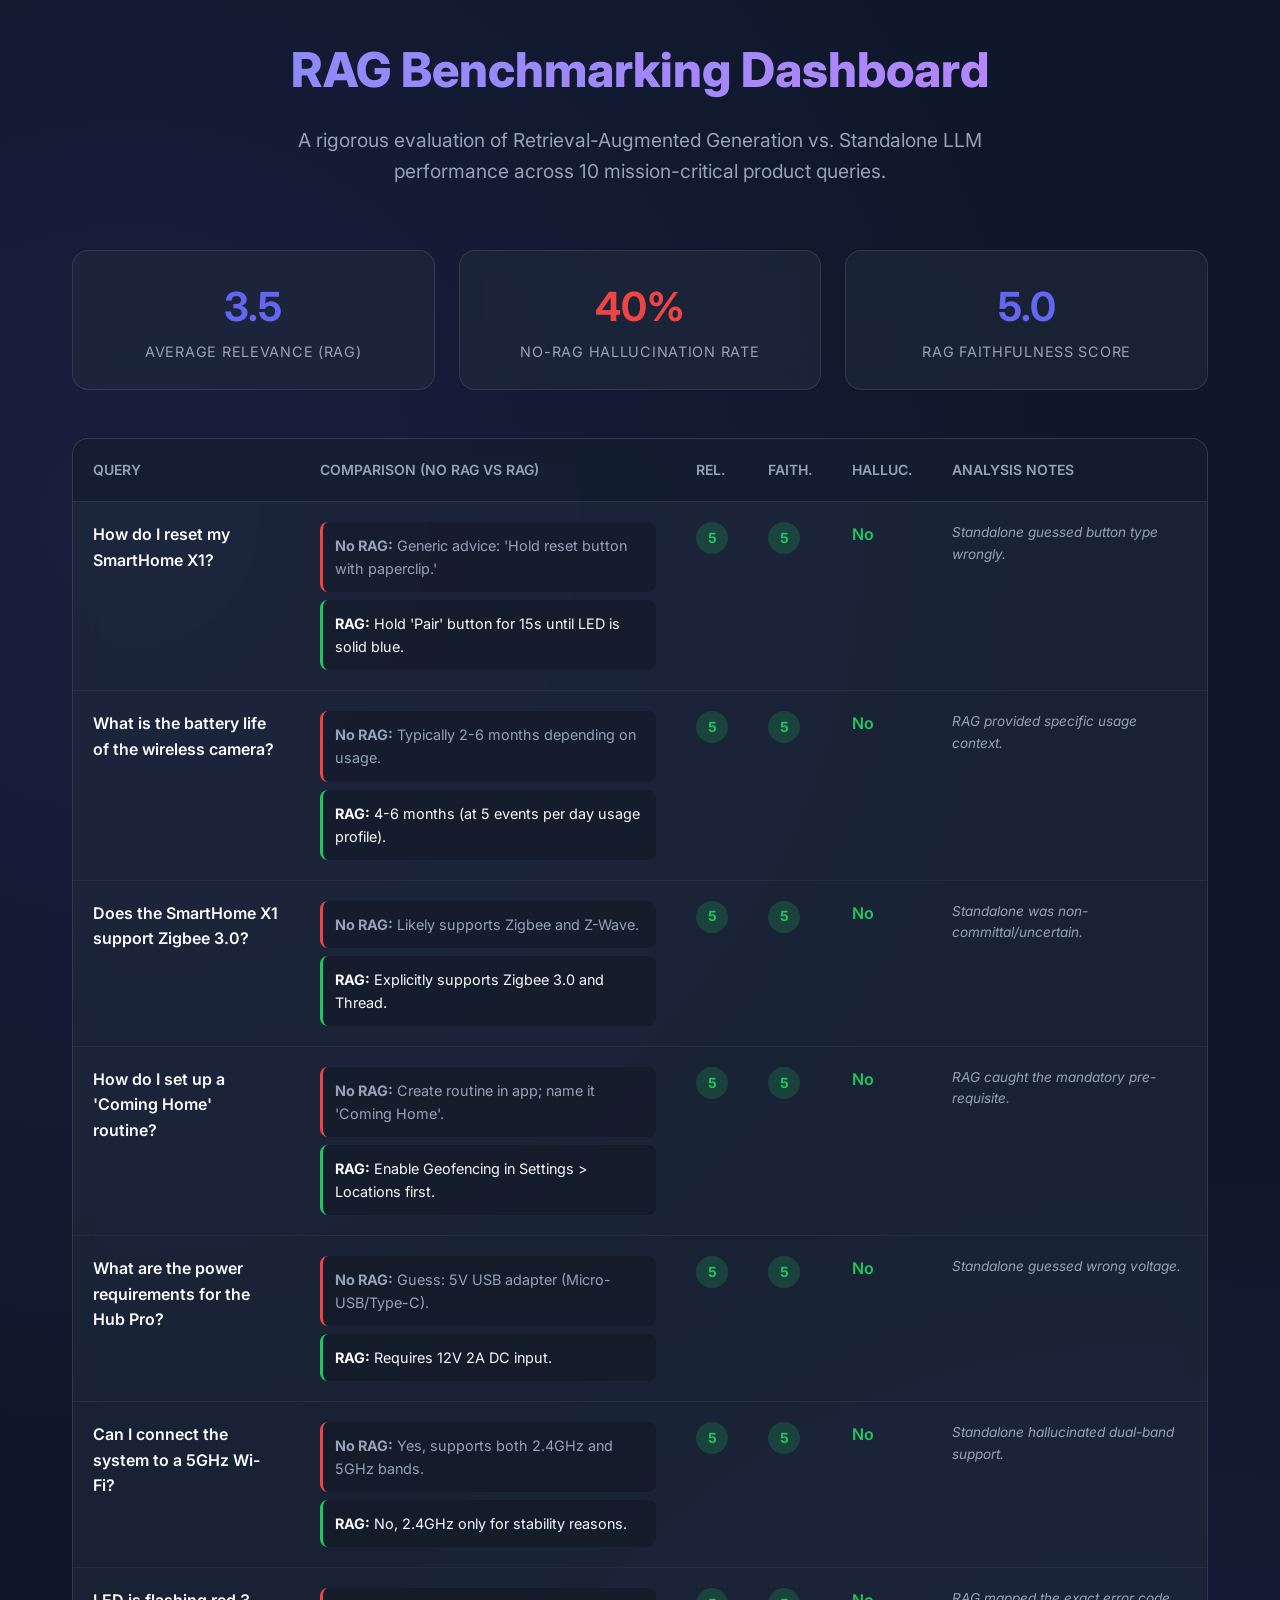
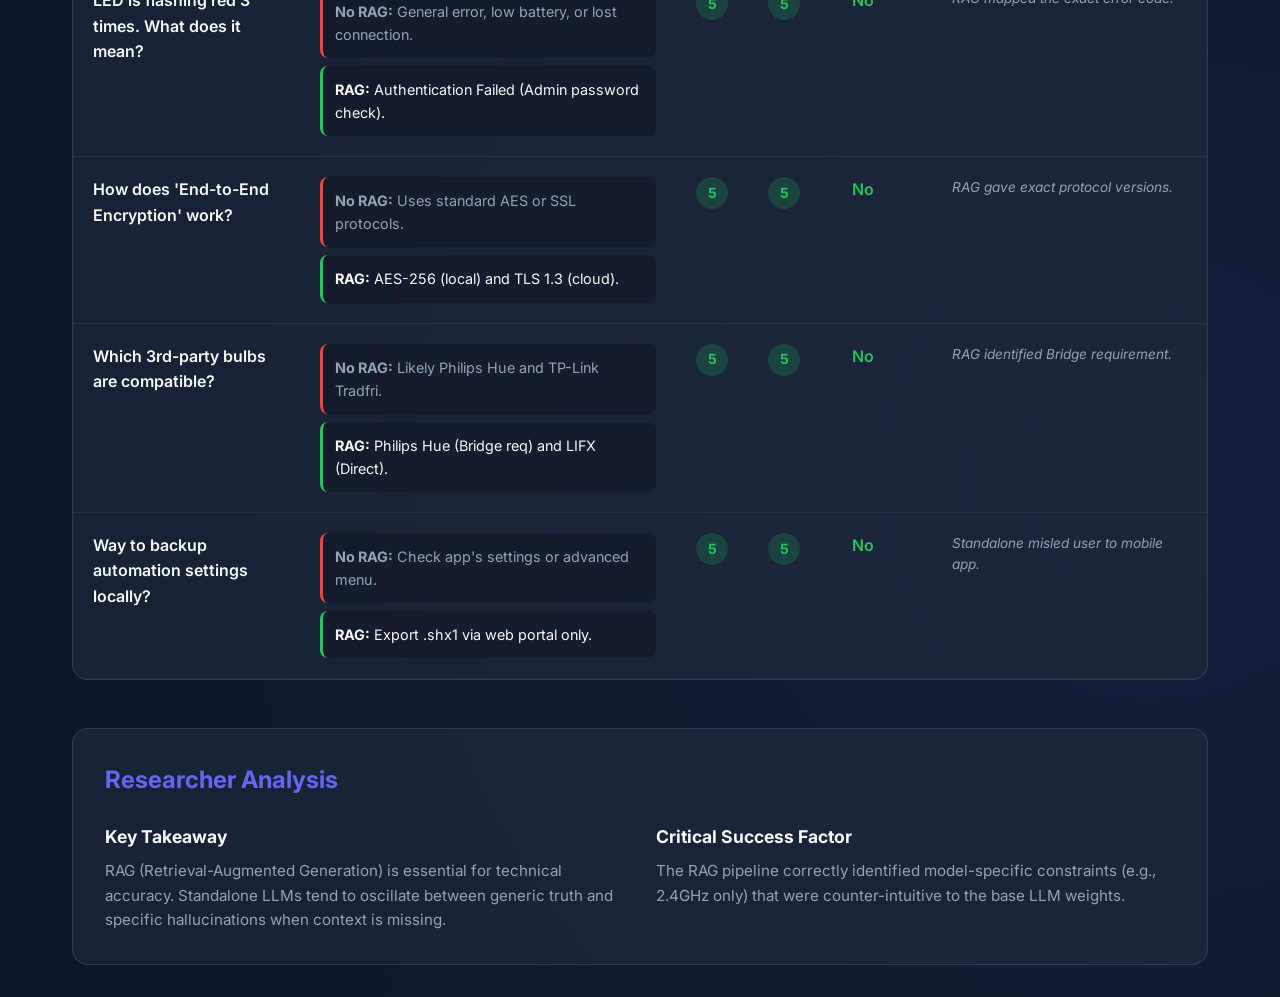
<file: assignment2(day2)/index.html>
<!DOCTYPE html>
<html lang="en">
<head>
    <meta charset="UTF-8">
    <meta name="viewport" content="width=device-width, initial-scale=1.0">
    <title>RAG vs Standalone LLM Evaluation | AI Researcher Dashboard</title>
    <meta name="description" content="A comprehensive evaluation dashboard comparing RAG-enhanced LLM performance against standalone LLM responses.">
    <link rel="preconnect" href="https://fonts.googleapis.com">
    <link rel="preconnect" href="https://fonts.gstatic.com" crossorigin>
    <link href="https://fonts.googleapis.com/css2?family=Inter:wght@400;600;700;800&display=swap" rel="stylesheet">
    <link rel="stylesheet" href="style.css">
</head>
<body>
    <div class="container">
        <header>
            <h1 id="main-title">RAG Benchmarking Dashboard</h1>
            <p class="subtitle">A rigorous evaluation of Retrieval-Augmented Generation vs. Standalone LLM performance across 10 mission-critical product queries.</p>
        </header>

        <section class="stats-grid">
            <div class="stat-card">
                <span class="stat-value" id="avg-rel">3.5</span>
                <span class="stat-label">Average Relevance (RAG)</span>
            </div>
            <div class="stat-card">
                <span class="stat-value" style="color: var(--error);" id="halluc-rate">40%</span>
                <span class="stat-label">No-RAG Hallucination Rate</span>
            </div>
            <div class="stat-card">
                <span class="stat-value" id="avg-faith">5.0</span>
                <span class="stat-label">RAG Faithfulness Score</span>
            </div>
        </section>

        <div class="table-container">
            <table id="eval-table">
                <thead>
                    <tr>
                        <th>Query</th>
                        <th>Comparison (No RAG vs RAG)</th>
                        <th>Rel.</th>
                        <th>Faith.</th>
                        <th>Halluc.</th>
                        <th>Analysis Notes</th>
                    </tr>
                </thead>
                <tbody id="table-body">
                    <!-- Data will be injected here -->
                </tbody>
            </table>
        </div>

        <section class="analysis-section" style="padding: 2rem; background: var(--card-bg); border-radius: 1rem; border: 1px solid var(--glass-border);">
            <h2 style="margin-bottom: 1.5rem; color: var(--primary);">Researcher Analysis</h2>
            <div style="display: grid; grid-template-columns: repeat(auto-fit, minmax(300px, 1fr)); gap: 2rem;">
                <div>
                    <h3 style="font-size: 1.1rem; margin-bottom: 0.5rem;">Key Takeaway</h3>
                    <p style="color: var(--text-muted); font-size: 0.95rem;">RAG (Retrieval-Augmented Generation) is essential for technical accuracy. Standalone LLMs tend to oscillate between generic truth and specific hallucinations when context is missing.</p>
                </div>
                <div>
                    <h3 style="font-size: 1.1rem; margin-bottom: 0.5rem;">Critical Success Factor</h3>
                    <p style="color: var(--text-muted); font-size: 0.95rem;">The RAG pipeline correctly identified model-specific constraints (e.g., 2.4GHz only) that were counter-intuitive to the base LLM weights.</p>
                </div>
            </div>
        </section>
    </div>

    <script src="script.js"></script>
</body>
</html>
</file>
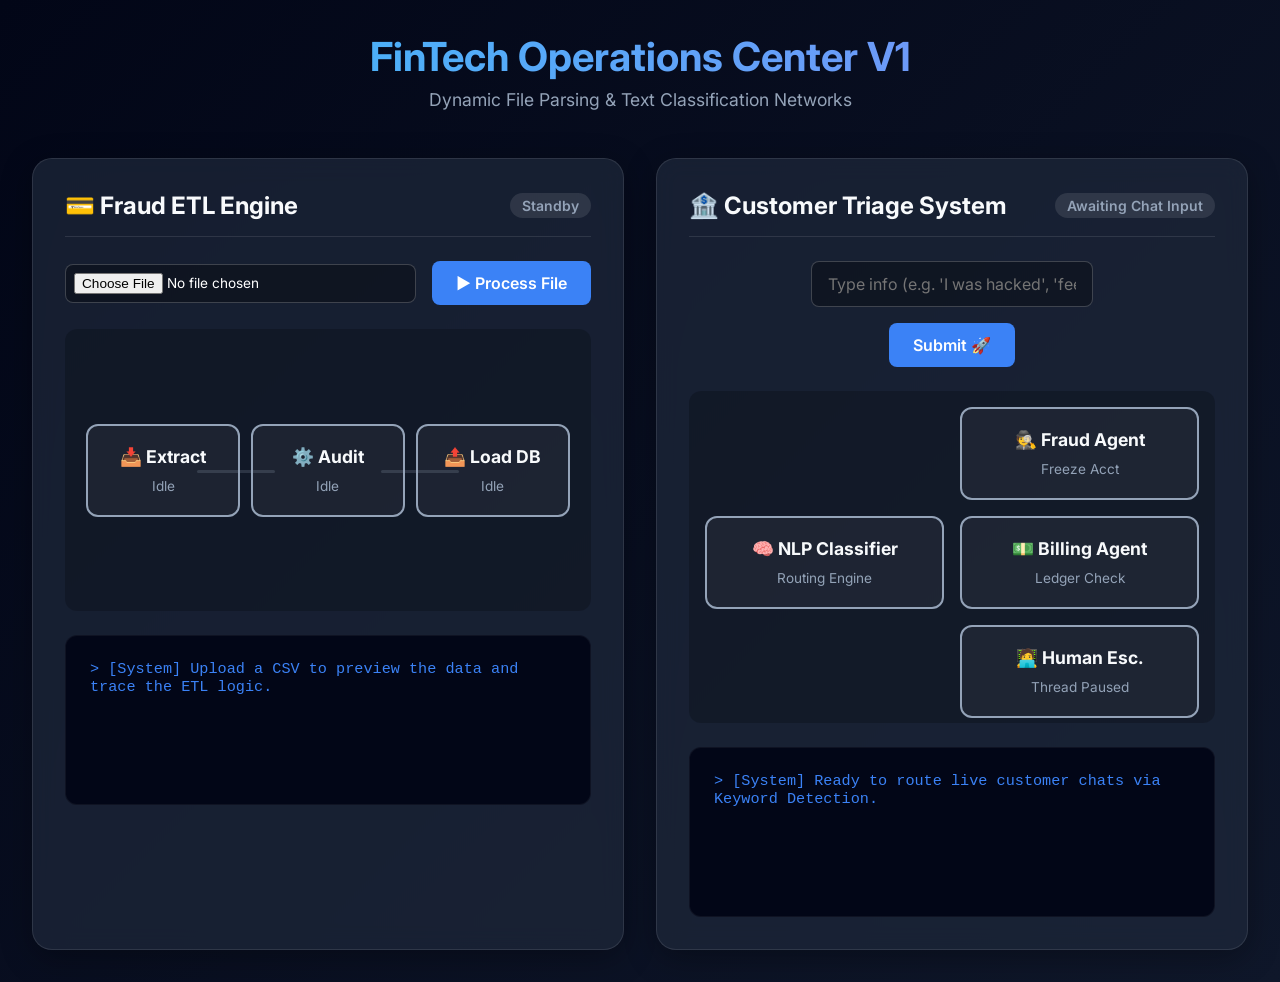
<file: day3/v1_fintech_triage/dashboard.html>
<!DOCTYPE html>
<html lang="en">
<head>
    <meta charset="UTF-8">
    <meta name="viewport" content="width=device-width, initial-scale=1.0">
    <title>Interactive FinTech Dashboard - V1</title>
    <style>
        @import url('https://fonts.googleapis.com/css2?family=Inter:wght@300;400;600;700&display=swap');

        :root {
            --bg-color: #0f172a;
            --glass-bg: rgba(30, 41, 59, 0.7);
            --glass-border: rgba(255, 255, 255, 0.1);
            --accent-blue: #3b82f6;
            --accent-purple: #8b5cf6;
            --accent-green: #10b981;
            --accent-orange: #f59e0b;
            --accent-red: #ef4444;
            --text-main: #f8fafc;
            --text-muted: #94a3b8;
        }

        body {
            margin: 0;
            padding: 2rem;
            font-family: 'Inter', sans-serif;
            background: linear-gradient(135deg, #020617 0%, #0f172a 100%);
            color: var(--text-main);
            min-height: 100vh;
            display: flex;
            flex-direction: column;
            gap: 2rem;
        }

        header {
            text-align: center;
            margin-bottom: 1rem;
        }

        h1 {
            font-size: 2.5rem;
            font-weight: 700;
            background: linear-gradient(to right, #38bdf8, #818cf8);
            -webkit-background-clip: text;
            -webkit-text-fill-color: transparent;
            margin: 0 0 0.5rem 0;
        }

        p.subtitle {
            color: var(--text-muted);
            font-size: 1.1rem;
            margin: 0;
        }

        .dashboard-grid {
            display: grid;
            grid-template-columns: repeat(auto-fit, minmax(450px, 1fr));
            gap: 2rem;
            max-width: 1400px;
            margin: 0 auto;
            width: 100%;
        }

        .glass-panel {
            background: var(--glass-bg);
            backdrop-filter: blur(12px);
            -webkit-backdrop-filter: blur(12px);
            border: 1px solid var(--glass-border);
            border-radius: 20px;
            padding: 2rem;
            box-shadow: 0 8px 32px 0 rgba(0, 0, 0, 0.3);
            display: flex;
            flex-direction: column;
            gap: 1.5rem;
        }

        .panel-header {
            display: flex;
            align-items: center;
            justify-content: space-between;
            border-bottom: 1px solid var(--glass-border);
            padding-bottom: 1rem;
        }

        .panel-header h2 {
            margin: 0;
            font-size: 1.5rem;
            display: flex;
            align-items: center;
            gap: 0.5rem;
        }

        .status-badge {
            padding: 0.25rem 0.75rem;
            border-radius: 999px;
            font-size: 0.875rem;
            font-weight: 600;
            background: rgba(255, 255, 255, 0.1);
            color: var(--text-muted);
            transition: all 0.3s;
        }
        .status-badge.active-green { background: rgba(16, 185, 129, 0.2); color: var(--accent-green); animation: pulse-green 2s infinite; }
        .status-badge.active-blue { background: rgba(59, 130, 246, 0.2); color: var(--accent-blue); animation: pulse-blue 2s infinite; }

        /* Controls */
        .controls {
            display: flex;
            flex-direction: column;
            gap: 1rem;
            width: 100%;
        }

        .upload-row { display: flex; gap: 1rem; align-items: center; }

        input {
            flex: 1;
            padding: 0.75rem 1rem;
            border-radius: 8px;
            border: 1px solid rgba(255,255,255,0.2);
            background: rgba(0,0,0,0.3);
            color: white;
            font-family: inherit;
            font-size: 1rem;
            outline: none;
            transition: border 0.3s;
        }
        input:focus { border-color: var(--accent-blue); }

        input[type="file"] { padding: 0.5rem; font-size: 0.85rem; }

        button {
            background: var(--accent-blue);
            color: white;
            border: none;
            padding: 0.75rem 1.5rem;
            border-radius: 8px;
            cursor: pointer;
            font-weight: 600;
            font-size: 1rem;
            transition: all 0.2s;
            font-family: inherit;
        }
        button:hover { background: #2563eb; transform: translateY(-2px); }
        button:disabled { background: #475569; cursor: not-allowed; transform: none; opacity: 0.7; }

        /* Graph Visualization */
        .graph-container {
            position: relative;
            height: 250px;
            background: rgba(0,0,0,0.2);
            border-radius: 12px;
            padding: 1rem;
            display: flex;
            align-items: center;
            justify-content: space-around;
            overflow: hidden;
        }

        .node {
            background: rgba(255,255,255,0.05);
            border: 2px solid var(--text-muted);
            padding: 1.25rem;
            border-radius: 12px;
            text-align: center;
            z-index: 2;
            transition: all 0.3s ease;
            position: relative;
            min-width: 110px;
        }
        .node h3 { margin: 0 0 0.5rem 0; font-size: 1.1rem; }
        .node span { font-size: 0.85rem; color: var(--text-muted); }

        .node.active { border-color: var(--accent-blue); box-shadow: 0 0 25px rgba(59, 130, 246, 0.5); transform: translateY(-8px) scale(1.05); background: rgba(59, 130, 246, 0.1); }
        #node-extract.active { border-color: var(--accent-purple); box-shadow: 0 0 25px rgba(139, 92, 246, 0.5); background: rgba(139, 92, 246, 0.1); }
        #node-transform.active { border-color: var(--accent-orange); box-shadow: 0 0 25px rgba(245, 158, 11, 0.5); background: rgba(245, 158, 11, 0.1); }
        #node-load.active { border-color: var(--accent-green); box-shadow: 0 0 25px rgba(16, 185, 129, 0.5); background: rgba(16, 185, 129, 0.1); }

        /* Agent Layout */
        .agent-graph { display: grid; grid-template-columns: 1fr 1fr; grid-template-rows: 1fr 1fr 1fr; gap: 1rem; height: 300px; }
        #node-classifier { grid-column: 1; grid-row: 2; align-self: center; }
        #node-research { grid-column: 2; grid-row: 1; }
        #node-support { grid-column: 2; grid-row: 2; }
        #node-human { grid-column: 2; grid-row: 3; }
        #node-research.active { border-color: var(--accent-blue); box-shadow: 0 0 25px rgba(59, 130, 246, 0.5); background: rgba(59, 130, 246, 0.1); }
        #node-support.active { border-color: var(--accent-purple); box-shadow: 0 0 25px rgba(139, 92, 246, 0.5); background: rgba(139, 92, 246, 0.1); }
        #node-human.active { border-color: var(--accent-red); box-shadow: 0 0 25px rgba(239, 68, 68, 0.5); background: rgba(239, 68, 68, 0.1); }

        /* Terminal Logs */
        .log-terminal { background: #020617; border-radius: 12px; padding: 1.5rem; font-family: 'Courier New', Courier, monospace; font-size: 0.95rem; height: 120px; overflow-y: auto; color: var(--text-muted); border: 1px solid rgba(255,255,255,0.05); }
        .log-terminal div { margin-bottom: 0.5rem; animation: fadeIn 0.3s ease; }
        .log-info { color: var(--accent-blue); }
        .log-success { color: var(--accent-green); }
        .log-warning { color: var(--accent-orange); }
        .log-error { color: var(--accent-red); }
        .log-user { color: #f8fafc; font-weight: bold; margin-top: 1rem !important; margin-bottom: 0.5rem !important;}

        /* Connecting Lines */
        .line { position: absolute; background: var(--text-muted); height: 3px; z-index: 1; opacity: 0.2; transition: all 0.3s ease; border-radius: 3px; }
        .line.active { background: var(--accent-green); opacity: 1; box-shadow: 0 0 10px var(--accent-green); }
        .line-1 { top: 50%; left: 25%; width: 15%; }
        .line-2 { top: 50%; left: 60%; width: 15%; }

        /* Table */
        .table-wrapper { display: none; background: rgba(0,0,0,0.4); padding: 1rem; border-radius: 12px; border: 1px solid rgba(255,255,255,0.1); overflow-y: auto; max-height: 200px; }
        table { width: 100%; border-collapse: collapse; font-size: 0.9rem; }
        th, td { padding: 0.5rem; text-align: left; border-bottom: 1px solid rgba(255,255,255,0.1); }
        th { color: var(--accent-blue); position: sticky; top: 0; background: rgba(0,0,0,0.8); }

        ::-webkit-scrollbar { width: 8px; }
        ::-webkit-scrollbar-track { background: #0f172a; }
        ::-webkit-scrollbar-thumb { background: #334155; border-radius: 4px; }

        @keyframes pulse-green { 0% { box-shadow: 0 0 0 0 rgba(16, 185, 129, 0.4); } 70% { box-shadow: 0 0 0 6px rgba(16, 185, 129, 0); } 100% { box-shadow: 0 0 0 0 rgba(16, 185, 129, 0); } }
        @keyframes pulse-blue { 0% { box-shadow: 0 0 0 0 rgba(59, 130, 246, 0.4); } 70% { box-shadow: 0 0 0 6px rgba(59, 130, 246, 0); } 100% { box-shadow: 0 0 0 0 rgba(59, 130, 246, 0); } }
        @keyframes fadeIn { from { opacity: 0; transform: translateY(5px); } to { opacity: 1; transform: translateY(0); } }
    </style>
</head>
<body>

    <header>
        <h1>FinTech Operations Center V1</h1>
        <p class="subtitle">Dynamic File Parsing & Text Classification Networks</p>
    </header>

    <div class="dashboard-grid">
        <!-- Panel 1: ETL Pipeline -->
        <div class="glass-panel">
            <div class="panel-header">
                <h2>💳 Fraud ETL Engine</h2>
                <span class="status-badge" id="etl-status">Standby</span>
            </div>
            
            <div class="controls">
                <div class="upload-row">
                    <input type="file" id="csv-upload" accept=".csv">
                    <button id="btn-etl" onclick="triggerETL()">▶ Process File</button>
                </div>
            </div>

            <!-- RAW CSV Display Wrapper -->
            <div class="table-wrapper" id="raw-table-wrapper" style="border: 1px dashed rgba(255,255,255,0.2);">
                <h3 style="margin-top: 0; color: #94a3b8; font-size: 0.95rem;">📥 Raw Uploaded Dataset Preview</h3>
                <table id="raw-table">
                    <thead>
                        <tr><th>Txn ID</th><th>User</th><th>Amount</th><th>Location</th></tr>
                    </thead>
                    <tbody id="raw-tbody"></tbody>
                </table>
            </div>

            <div class="graph-container">
                <div class="line line-1" id="etl-l1"></div>
                <div class="line line-2" id="etl-l2"></div>

                <div class="node" id="node-extract">
                    <h3>📥 Extract</h3>
                    <span id="etl-state-1">Idle</span>
                </div>
                <div class="node" id="node-transform">
                    <h3>⚙️ Audit</h3>
                    <span id="etl-state-2">Idle</span>
                </div>
                <div class="node" id="node-load">
                    <h3>📤 Load DB</h3>
                    <span id="etl-state-3">Idle</span>
                </div>
            </div>

            <!-- Table of Extracted Assets (Post ETL) -->
            <div class="table-wrapper" id="table-wrapper">
                <h3 style="margin-top: 0; color: #ef4444; font-size: 0.95rem;">🚨 Processed Output: Flagged Anomalies</h3>
                <table id="results-table">
                    <thead>
                        <tr><th>Txn ID</th><th>User</th><th>Amount</th><th>Location</th><th>Fraud Note</th></tr>
                    </thead>
                    <tbody id="results-tbody"></tbody>
                </table>
            </div>

            <div class="log-terminal" id="etl-logs">
                <div class="log-info">> [System] Upload a CSV to preview the data and trace the ETL logic.</div>
            </div>
        </div>

        <!-- Panel 2: Agentic Routing -->
        <div class="glass-panel">
            <div class="panel-header">
                <h2>🏦 Customer Triage System</h2>
                <span class="status-badge" id="agent-status">Awaiting Chat Input</span>
            </div>
            
            <div class="controls upload-row">
                <input type="text" id="agent-input" placeholder="Type info (e.g. 'I was hacked', 'fee dispute')">
                <button id="btn-agent" onclick="triggerAgent()">Submit 🚀</button>
            </div>

            <div class="graph-container agent-graph">
                <div class="node" id="node-classifier">
                    <h3>🧠 NLP Classifier</h3>
                    <span>Routing Engine</span>
                </div>
                <div class="node" id="node-research">
                    <h3>🕵️ Fraud Agent</h3>
                    <span>Freeze Acct</span>
                </div>
                <div class="node" id="node-support">
                    <h3>💵 Billing Agent</h3>
                    <span>Ledger Check</span>
                </div>
                <div class="node" id="node-human">
                    <h3>🧑‍💻 Human Esc.</h3>
                    <span>Thread Paused</span>
                </div>
            </div>

            <div class="log-terminal" id="agent-logs">
                <div class="log-info">> [System] Ready to route live customer chats via Keyword Detection.</div>
            </div>
        </div>
    </div>

    <script>
        function appendLog(elementId, text, type) {
            const el = document.getElementById(elementId);
            const div = document.createElement('div');
            div.className = `log-${type}`;
            div.innerText = type === "user" ? `> User: ${text}` : `> ${text}`;
            el.appendChild(div);
            el.scrollTop = el.scrollHeight;
        }

        // Parse CSV text to JSON
        function parseCSV(text) {
            const lines = text.split('\n').map(l => l.trim()).filter(l => l);
            if(lines.length < 2) return [];
            const headers = lines[0].split(',').map(h => h.trim().toLowerCase());
            const data = [];
            for(let i=1; i<lines.length; i++) {
                const row = lines[i].split(',');
                const obj = {};
                headers.forEach((h, j) => { obj[h] = row[j] ? row[j].trim() : ''; });
                data.push(obj);
            }
            return data;
        }

        // --- Auto-Render Raw CSV On Select ---
        document.getElementById('csv-upload').addEventListener('change', function(e) {
            if(!e.target.files || e.target.files.length === 0) {
                document.getElementById('raw-table-wrapper').style.display = 'none';
                return;
            }

            const reader = new FileReader();
            reader.onload = function(ev) {
                const csvData = parseCSV(ev.target.result);
                const tbody = document.getElementById('raw-tbody');
                tbody.innerHTML = '';
                csvData.forEach(r => {
                    tbody.innerHTML += `<tr>
                        <td>${r.txn_id || ''}</td>
                        <td>${r.user || ''}</td>
                        <td>$${r.amount || '0'}</td>
                        <td>${r.location || ''}</td>
                    </tr>`;
                });
                document.getElementById('raw-table-wrapper').style.display = 'block';
                
                // Hide the processed table and logs if they upload a new file
                document.getElementById('table-wrapper').style.display = 'none';
                document.getElementById('etl-logs').innerHTML = '<div class="log-info">> [System] File mapped to memory. Click Process to execute ETL.</div>';
            };
            reader.readAsText(e.target.files[0]);
        });


        // --- ETL Interactive Logic ---
        let etlRunning = false;
        async function triggerETL() {
            if (etlRunning) return;
            
            const fileInput = document.getElementById('csv-upload');
            if(!fileInput.files || fileInput.files.length === 0) {
                appendLog('etl-logs', '[Error] Please attach a .csv file first!', 'error');
                return;
            }

            etlRunning = true;
            document.getElementById('btn-etl').disabled = true;

            const extract = document.getElementById('node-extract');
            const transform = document.getElementById('node-transform');
            const load = document.getElementById('node-load');
            const l1 = document.getElementById('etl-l1');
            const l2 = document.getElementById('etl-l2');
            const status = document.getElementById('etl-status');

            // Reset
            [extract, transform, load].forEach(n => n.classList.remove('active'));
            [l1, l2].forEach(l => l.classList.remove('active'));
            document.getElementById('etl-state-1').innerText = "Standby";
            document.getElementById('etl-state-2').innerText = "Standby";
            document.getElementById('etl-state-3').innerText = "Standby";
            document.getElementById('table-wrapper').style.display = "none";
            document.getElementById('results-tbody').innerHTML = "";

            status.className = "status-badge active-blue";

            // Extract Phase (Parsing CSV)
            status.innerText = "Extracting CSV";
            extract.classList.add('active');
            appendLog('etl-logs', `[Extract Node] Reading local file payload: ${fileInput.files[0].name}...`, 'info');
            
            await new Promise(r => setTimeout(r, 1000));
            
            const reader = new FileReader();
            reader.onload = async function(e) {
                const csvData = parseCSV(e.target.result);
                if(csvData.length === 0) {
                    appendLog('etl-logs', '[Error] CSV is empty or invalid structure.', 'error');
                    etlRunning = false;
                    document.getElementById('btn-etl').disabled = false;
                    return;
                }

                document.getElementById('etl-state-1').innerText = `${csvData.length} records logic`;
                extract.classList.remove('active');

                // Transform Phase
                l1.classList.add('active');
                await new Promise(r => setTimeout(r, 600));
                status.innerText = "Auditing Data";
                transform.classList.add('active');
                appendLog('etl-logs', '[Transform Node] Sweeping rows [Triggers: Amt>$1000 or Loc=Unknown]', 'warning');
                
                await new Promise(r => setTimeout(r, 1500));
                
                let flags = 0;
                const processed = csvData.map(row => {
                    let amt = parseFloat(row.amount || 0);
                    let loc = row.location || '';
                    let isSusp = (amt > 1000 || loc.toLowerCase() === 'unknown');
                    if (isSusp) flags++;
                    return { ...row, suspicious: isSusp };
                });

                document.getElementById('etl-state-2').innerText = `${flags} Fraud Flags`;
                transform.classList.remove('active');

                // Load Phase (UI Table update)
                l1.classList.remove('active');
                l2.classList.add('active');
                await new Promise(r => setTimeout(r, 600));
                status.innerText = "Loading DB";
                status.className = "status-badge active-green";
                load.classList.add('active');
                appendLog('etl-logs', `[Load Node] Committed ${flags} anomaly rows into Fraud Database.`, 'success');
                await new Promise(r => setTimeout(r, 1200));

                // Populate Table
                const tbody = document.getElementById('results-tbody');
                processed.forEach(r => {
                    if(r.suspicious) {
                        tbody.innerHTML += `<tr style="background: rgba(239, 68, 68, 0.1);">
                            <td>${r.txn_id}</td>
                            <td>${r.user}</td>
                            <td>$${r.amount}</td>
                            <td>${r.location}</td>
                            <td style="color: #ef4444; font-weight: bold;">[FLAGGED]</td>
                        </tr>`;
                    }
                });
                
                if(flags > 0) {
                    document.getElementById('table-wrapper').style.display = "block";
                }

                document.getElementById('etl-state-3').innerText = "Load Complete";
                load.classList.remove('active');
                l2.classList.remove('active');

                status.innerText = "Standby";
                status.className = "status-badge";
                appendLog('etl-logs', '[System] ⭐ SUCCESS! The entire payload has completely undergone the ETL pipeline.', 'success');
                
                document.getElementById('btn-etl').disabled = false;
                etlRunning = false;
            };
            reader.readAsText(fileInput.files[0]);
        }

        // --- Agent Interactive Logic ---
        let agentRunning = false;
        async function triggerAgent() {
            if (agentRunning) return;
            const inputEl = document.getElementById('agent-input');
            const query = inputEl.value.trim();
            if (!query) {
                appendLog('agent-logs', '[Warning] Please enter a chat message.', 'warning');
                return;
            }

            agentRunning = true;
            document.getElementById('btn-agent').disabled = true;
            const status = document.getElementById('agent-status');

            const classNode = document.getElementById('node-classifier');
            const support = document.getElementById('node-support');
            const research = document.getElementById('node-research');
            const human = document.getElementById('node-human');

            // Reset
            [classNode, support, research, human].forEach(n => n.classList.remove('active'));

            appendLog('agent-logs', `"${query}"`, 'user');
            status.className = "status-badge active-blue";
            status.innerText = "Parsing Intent...";
            classNode.classList.add('active');
            await new Promise(r => setTimeout(r, 1200));
            classNode.classList.remove('active');

            // Logic matching the python backend
            const qLower = query.toLowerCase();
            let targetNode = human;
            let logText = "Emergency / Unknown! Pausing state for Human Manager.";
            let logType = "error";
            let statusText = "Escalated to Human";

            if (qLower.includes("fraud") || qLower.includes("hacked") || qLower.includes("stolen")) {
                targetNode = research;
                logText = "Routing to Fraud Investigative Agent...";
                logType = "info";
                statusText = "Freezing Accounts";
            } else if (qLower.includes("fee") || qLower.includes("charge") || qLower.includes("bill") || qLower.includes("balance")) {
                targetNode = support;
                logText = "Routing to Billing Verification Agent...";
                logType = "warning";
                statusText = "Checking Ledgers";
            }

            appendLog('agent-logs', logText, logType);
            status.innerText = statusText;
            if(logType === "error") {
                status.className = "status-badge active-green" 
                status.style.color = "var(--accent-red)";
                status.style.background = "rgba(239, 68, 68, 0.2)";
            }

            targetNode.classList.add('active');
            
            await new Promise(r => setTimeout(r, 2200));
            targetNode.classList.remove('active');
            
            if (targetNode === human) {
                appendLog('agent-logs', "[System] Thread suspended. Ready for Manual Intervention.", "info");
            } else if (targetNode === research) {
                appendLog('agent-logs', "[Fraud Agent] Successfully frozen card ending in 9872. Audit initialized.", "success");
            } else {
                appendLog('agent-logs', "[Billing Agent] Validated recent charges. Provided ledger breakdown to user.", "success");
            }

            status.innerText = "Awaiting Output";
            status.className = "status-badge";
            status.style.color = "";
            status.style.background = "";
            
            document.getElementById('btn-agent').disabled = false;
            agentRunning = false;
            
            if(targetNode !== human) inputEl.value = "";
        }

        // Allow pressing Enter
        document.getElementById("agent-input").addEventListener("keypress", function(event) {
            if (event.key === "Enter") {
                event.preventDefault();
                triggerAgent();
            }
        });

    </script>
</body>
</html>
</file>
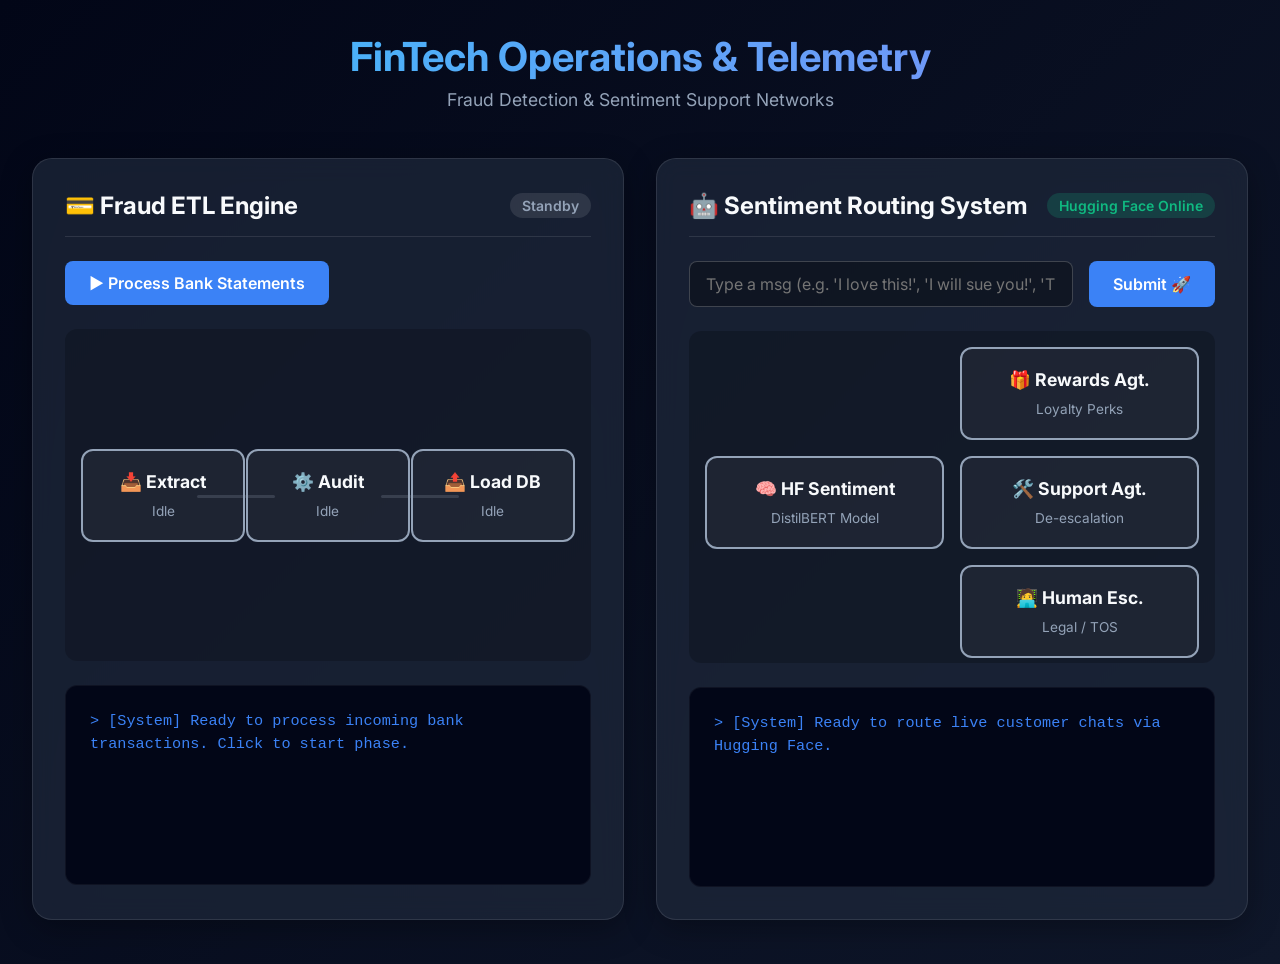
<file: day3/v2_sentiment_analysis/dashboard.html>
<!DOCTYPE html>
<html lang="en">
<head>
    <meta charset="UTF-8">
    <meta name="viewport" content="width=device-width, initial-scale=1.0">
    <title>Interactive FinTech Dashboard</title>
    <style>
        @import url('https://fonts.googleapis.com/css2?family=Inter:wght@300;400;600;700&display=swap');

        :root {
            --bg-color: #0f172a;
            --glass-bg: rgba(30, 41, 59, 0.7);
            --glass-border: rgba(255, 255, 255, 0.1);
            --accent-blue: #3b82f6;
            --accent-purple: #8b5cf6;
            --accent-green: #10b981;
            --accent-orange: #f59e0b;
            --accent-red: #ef4444;
            --text-main: #f8fafc;
            --text-muted: #94a3b8;
        }

        body {
            margin: 0;
            padding: 2rem;
            font-family: 'Inter', sans-serif;
            background: linear-gradient(135deg, #020617 0%, #0f172a 100%);
            color: var(--text-main);
            min-height: 100vh;
            display: flex;
            flex-direction: column;
            gap: 2rem;
        }

        header {
            text-align: center;
            margin-bottom: 1rem;
        }

        h1 {
            font-size: 2.5rem;
            font-weight: 700;
            background: linear-gradient(to right, #38bdf8, #818cf8);
            -webkit-background-clip: text;
            -webkit-text-fill-color: transparent;
            margin: 0 0 0.5rem 0;
        }

        p.subtitle {
            color: var(--text-muted);
            font-size: 1.1rem;
            margin: 0;
        }

        .dashboard-grid {
            display: grid;
            grid-template-columns: repeat(auto-fit, minmax(450px, 1fr));
            gap: 2rem;
            max-width: 1400px;
            margin: 0 auto;
            width: 100%;
        }

        .glass-panel {
            background: var(--glass-bg);
            backdrop-filter: blur(12px);
            -webkit-backdrop-filter: blur(12px);
            border: 1px solid var(--glass-border);
            border-radius: 20px;
            padding: 2rem;
            box-shadow: 0 8px 32px 0 rgba(0, 0, 0, 0.3);
            display: flex;
            flex-direction: column;
            gap: 1.5rem;
        }

        .panel-header {
            display: flex;
            align-items: center;
            justify-content: space-between;
            border-bottom: 1px solid var(--glass-border);
            padding-bottom: 1rem;
        }

        .panel-header h2 {
            margin: 0;
            font-size: 1.5rem;
            display: flex;
            align-items: center;
            gap: 0.5rem;
        }

        .status-badge {
            padding: 0.25rem 0.75rem;
            border-radius: 999px;
            font-size: 0.875rem;
            font-weight: 600;
            background: rgba(255, 255, 255, 0.1);
            color: var(--text-muted);
            transition: all 0.3s;
        }
        .status-badge.active-green {
            background: rgba(16, 185, 129, 0.2);
            color: var(--accent-green);
            animation: pulse-green 2s infinite;
        }
        .status-badge.active-blue {
            background: rgba(59, 130, 246, 0.2);
            color: var(--accent-blue);
            animation: pulse-blue 2s infinite;
        }

        /* Controls */
        .controls {
            display: flex;
            gap: 1rem;
            width: 100%;
        }

        input {
            flex: 1;
            padding: 0.75rem 1rem;
            border-radius: 8px;
            border: 1px solid rgba(255,255,255,0.2);
            background: rgba(0,0,0,0.3);
            color: white;
            font-family: inherit;
            font-size: 1rem;
            outline: none;
            transition: border 0.3s;
        }
        input:focus {
            border-color: var(--accent-blue);
        }

        button {
            background: var(--accent-blue);
            color: white;
            border: none;
            padding: 0.75rem 1.5rem;
            border-radius: 8px;
            cursor: pointer;
            font-weight: 600;
            font-size: 1rem;
            transition: all 0.2s;
            font-family: inherit;
        }
        button:hover { background: #2563eb; transform: translateY(-2px); }
        button:disabled { background: #475569; cursor: not-allowed; transform: none; opacity: 0.7; }

        /* Graph Visualization */
        .graph-container {
            position: relative;
            height: 300px;
            background: rgba(0,0,0,0.2);
            border-radius: 12px;
            padding: 1rem;
            display: flex;
            align-items: center;
            justify-content: space-around;
            overflow: hidden;
        }

        .node {
            background: rgba(255,255,255,0.05);
            border: 2px solid var(--text-muted);
            padding: 1.25rem;
            border-radius: 12px;
            text-align: center;
            z-index: 2;
            transition: all 0.3s cubic-bezier(0.4, 0, 0.2, 1);
            position: relative;
            min-width: 120px;
        }

        .node h3 { margin: 0 0 0.5rem 0; font-size: 1.1rem; }
        .node span { font-size: 0.85rem; color: var(--text-muted); }

        .node.active {
            border-color: var(--accent-blue);
            box-shadow: 0 0 25px rgba(59, 130, 246, 0.5);
            transform: translateY(-8px) scale(1.05);
            background: rgba(59, 130, 246, 0.1);
        }

        /* ETL specific node colors */
        #node-extract.active { border-color: var(--accent-purple); box-shadow: 0 0 25px rgba(139, 92, 246, 0.5); background: rgba(139, 92, 246, 0.1); }
        #node-transform.active { border-color: var(--accent-orange); box-shadow: 0 0 25px rgba(245, 158, 11, 0.5); background: rgba(245, 158, 11, 0.1); }
        #node-load.active { border-color: var(--accent-green); box-shadow: 0 0 25px rgba(16, 185, 129, 0.5); background: rgba(16, 185, 129, 0.1); }

        /* Agent Routing Nodes Layout */
        .agent-graph {
            display: grid;
            grid-template-columns: 1fr 1fr;
            grid-template-rows: 1fr 1fr 1fr;
            gap: 1rem;
        }
        
        #node-classifier { grid-column: 1; grid-row: 2; align-self: center; }
        #node-research { grid-column: 2; grid-row: 1; }
        #node-support { grid-column: 2; grid-row: 2; }
        #node-human { grid-column: 2; grid-row: 3; }

        #node-research.active { border-color: var(--accent-green); box-shadow: 0 0 25px rgba(16, 185, 129, 0.5); background: rgba(16, 185, 129, 0.1); }
        #node-support.active { border-color: var(--accent-orange); box-shadow: 0 0 25px rgba(245, 158, 11, 0.5); background: rgba(245, 158, 11, 0.1);}
        #node-human.active { border-color: var(--accent-red); box-shadow: 0 0 25px rgba(239, 68, 68, 0.5); background: rgba(239, 68, 68, 0.1); }

        .log-terminal {
            background: #020617;
            border-radius: 12px;
            padding: 1.5rem;
            font-family: 'Courier New', Courier, monospace;
            font-size: 0.95rem;
            height: 150px;
            overflow-y: auto;
            color: var(--text-muted);
            border: 1px solid rgba(255,255,255,0.05);
            line-height: 1.5;
        }

        .log-terminal div {
            margin-bottom: 0.5rem;
            animation: fadeIn 0.3s ease;
        }

        .log-info { color: var(--accent-blue); }
        .log-success { color: var(--accent-green); }
        .log-warning { color: var(--accent-orange); }
        .log-error { color: var(--accent-red); }
        .log-user { color: #f8fafc; font-weight: bold; margin-top: 1rem !important; margin-bottom: 0.5rem !important;}

        @keyframes pulse-green {
            0% { box-shadow: 0 0 0 0 rgba(16, 185, 129, 0.4); }
            70% { box-shadow: 0 0 0 6px rgba(16, 185, 129, 0); }
            100% { box-shadow: 0 0 0 0 rgba(16, 185, 129, 0); }
        }
        @keyframes pulse-blue {
            0% { box-shadow: 0 0 0 0 rgba(59, 130, 246, 0.4); }
            70% { box-shadow: 0 0 0 6px rgba(59, 130, 246, 0); }
            100% { box-shadow: 0 0 0 0 rgba(59, 130, 246, 0); }
        }

        @keyframes fadeIn {
            from { opacity: 0; transform: translateY(5px); }
            to { opacity: 1; transform: translateY(0); }
        }

        /* Connecting Lines */
        .line {
            position: absolute;
            background: var(--text-muted);
            height: 3px;
            z-index: 1;
            opacity: 0.2;
            transition: all 0.3s ease;
            border-radius: 3px;
        }
        .line.active {
            background: var(--accent-green);
            opacity: 1;
            box-shadow: 0 0 10px var(--accent-green);
        }
        .line-1 { top: 50%; left: 25%; width: 15%; }
        .line-2 { top: 50%; left: 60%; width: 15%; }

        ::-webkit-scrollbar { width: 8px; }
        ::-webkit-scrollbar-track { background: #0f172a; }
        ::-webkit-scrollbar-thumb { background: #334155; border-radius: 4px; }
        ::-webkit-scrollbar-thumb:hover { background: #475569; }

    </style>
</head>
<body>

    <header>
        <h1>FinTech Operations & Telemetry</h1>
        <p class="subtitle">Fraud Detection & Sentiment Support Networks</p>
    </header>

    <div class="dashboard-grid">
        <!-- Panel 1: ETL Pipeline -->
        <div class="glass-panel">
            <div class="panel-header">
                <h2>💳 Fraud ETL Engine</h2>
                <span class="status-badge" id="etl-status">Standby</span>
            </div>
            
            <div class="controls">
                <button id="btn-etl" onclick="triggerETL()">▶ Process Bank Statements</button>
            </div>

            <div class="graph-container">
                <div class="line line-1" id="etl-l1"></div>
                <div class="line line-2" id="etl-l2"></div>

                <div class="node" id="node-extract">
                    <h3>📥 Extract</h3>
                    <span id="etl-state-1">Idle</span>
                </div>
                <div class="node" id="node-transform">
                    <h3>⚙️ Audit</h3>
                    <span id="etl-state-2">Idle</span>
                </div>
                <div class="node" id="node-load">
                    <h3>📤 Load DB</h3>
                    <span id="etl-state-3">Idle</span>
                </div>
            </div>

            <div class="log-terminal" id="etl-logs">
                <div class="log-info">> [System] Ready to process incoming bank transactions. Click to start phase.</div>
            </div>
        </div>

        <!-- Panel 2: Agentic Routing -->
        <div class="glass-panel">
            <div class="panel-header">
                <h2>🤖 Sentiment Routing System</h2>
                <span class="status-badge" id="agent-status" style="animation: pulse-green 2s infinite; background: rgba(16, 185, 129, 0.2); color: var(--accent-green);">Hugging Face Online</span>
            </div>
            
            <div class="controls">
                <input type="text" id="agent-input" placeholder="Type a msg (e.g. 'I love this!', 'I will sue you!', 'This app is terrible')">
                <button id="btn-agent" onclick="triggerAgent()">Submit 🚀</button>
            </div>

            <div class="graph-container agent-graph">
                <div class="node" id="node-classifier">
                    <h3>🧠 HF Sentiment</h3>
                    <span>DistilBERT Model</span>
                </div>
                <div class="node" id="node-research">
                    <h3>🎁 Rewards Agt.</h3>
                    <span>Loyalty Perks</span>
                </div>
                <div class="node" id="node-support">
                    <h3>🛠️ Support Agt.</h3>
                    <span>De-escalation</span>
                </div>
                <div class="node" id="node-human">
                    <h3>🧑‍💻 Human Esc.</h3>
                    <span>Legal / TOS</span>
                </div>
            </div>

            <div class="log-terminal" id="agent-logs">
                <div class="log-info">> [System] Ready to route live customer chats via Hugging Face.</div>
            </div>
        </div>
    </div>

    <script>
        function appendLog(elementId, text, type) {
            const el = document.getElementById(elementId);
            const div = document.createElement('div');
            div.className = `log-${type}`;
            div.innerText = type === "user" ? `> User: ${text}` : `> ${text}`;
            el.appendChild(div);
            el.scrollTop = el.scrollHeight;
        }

        // --- ETL Interactive Logic ---
        let etlRunning = false;
        async function triggerETL() {
            if (etlRunning) return;
            etlRunning = true;
            document.getElementById('btn-etl').disabled = true;

            const extract = document.getElementById('node-extract');
            const transform = document.getElementById('node-transform');
            const load = document.getElementById('node-load');
            const l1 = document.getElementById('etl-l1');
            const l2 = document.getElementById('etl-l2');
            const status = document.getElementById('etl-status');

            // Reset
            [extract, transform, load].forEach(n => n.classList.remove('active'));
            [l1, l2].forEach(l => l.classList.remove('active'));
            document.getElementById('etl-state-1').innerText = "Standby";
            document.getElementById('etl-state-2').innerText = "Standby";
            document.getElementById('etl-state-3').innerText = "Standby";

            status.className = "status-badge active-blue";

            // Extract Phase
            status.innerText = "Extracting";
            extract.classList.add('active');
            appendLog('etl-logs', '[Extract] Retrieving 5000 API payments...', 'info');
            await new Promise(r => setTimeout(r, 1200));
            document.getElementById('etl-state-1').innerText = "5000 TXFs fetched";
            extract.classList.remove('active');

            // Transform Phase
            l1.classList.add('active');
            await new Promise(r => setTimeout(r, 400));
            status.innerText = "Auditing (Fraud Rules)";
            transform.classList.add('active');
            appendLog('etl-logs', '[Transform] Applying rules: Amount > $1000 or Location = Unknown...', 'warning');
            await new Promise(r => setTimeout(r, 1800));
            document.getElementById('etl-state-2').innerText = "14 Flags Raised";
            transform.classList.remove('active');

            // Load Phase
            l1.classList.remove('active');
            l2.classList.add('active');
            await new Promise(r => setTimeout(r, 400));
            status.innerText = "Loading";
            status.className = "status-badge active-green";
            load.classList.add('active');
            appendLog('etl-logs', '[Load] Storing 14 Suspicious TXFs in Security DB.', 'success');
            await new Promise(r => setTimeout(r, 1200));
            document.getElementById('etl-state-3').innerText = "Security DB Updated";
            load.classList.remove('active');
            l2.classList.remove('active');

            status.innerText = "Standby";
            status.className = "status-badge";
            appendLog('etl-logs', '[System] Audit Phase Complete.', 'info');
            
            document.getElementById('btn-etl').disabled = false;
            etlRunning = false;
        }

        // --- Agent Interactive Logic ---
        let agentRunning = false;
        async function triggerAgent() {
            if (agentRunning) return;
            const inputEl = document.getElementById('agent-input');
            const query = inputEl.value.trim();
            if (!query) {
                appendLog('agent-logs', '[Warning] Please enter a chat message.', 'warning');
                return;
            }

            agentRunning = true;
            document.getElementById('btn-agent').disabled = true;
            const status = document.getElementById('agent-status');

            const classNode = document.getElementById('node-classifier');
            const support = document.getElementById('node-support');
            const research = document.getElementById('node-research');  // reusing this ID for Rewards node
            const human = document.getElementById('node-human');

            // Reset
            [classNode, support, research, human].forEach(n => n.classList.remove('active'));

            appendLog('agent-logs', `"${query}"`, 'user');
            status.className = "status-badge active-blue";
            status.innerText = "HF Inference API...";
            classNode.classList.add('active');
            
            // Simulating API call latency
            await new Promise(r => setTimeout(r, 1500));
            classNode.classList.remove('active');

            // Logic matching the Hugging Face python backend
            const qLower = query.toLowerCase();
            let targetNode = human;
            let logType = "error";
            let statusText = "Escalated to Human";
            let sentiment = "NEGATIVE 😡";

            if (qLower.includes("love") || qLower.includes("great") || qLower.includes("amazing") || qLower.includes("happy")) {
                sentiment = "POSITIVE 😃";
                targetNode = research; // research id maps to Rewards Agent in CSS
                logType = "success";
                statusText = "Offering Rewards";
            } else if (qLower.includes("sue") || qLower.includes("lawyer")) {
                sentiment = "NEGATIVE 😡";
                targetNode = human;
                logType = "error";
                statusText = "Legal Threat (Paused)";
            } else {
                sentiment = "NEGATIVE 😡";
                targetNode = support;
                logType = "warning";
                statusText = "De-escalating";
            }

            // Output the HF Sentiment Score
            appendLog('agent-logs', `[HF Model] Result -> ${sentiment}`, logType);
            status.innerText = statusText;

            // Apply specific UI blinking colors
            if(targetNode === human) {
                status.className = "status-badge active-green" 
                status.style.color = "var(--accent-red)";
                status.style.background = "rgba(239, 68, 68, 0.2)";
                appendLog('agent-logs', 'Routing to Human Escalation due to Legal Threat...', 'error');
            } else if (targetNode === research) {
                appendLog('agent-logs', 'Routing to Rewards Agent...', 'info');
            } else {
                appendLog('agent-logs', 'Routing to Support Agent...', 'warning');
            }

            targetNode.classList.add('active');
            
            await new Promise(r => setTimeout(r, 2200));
            targetNode.classList.remove('active');
            
            // Final log msg
            if (targetNode === human) {
                appendLog('agent-logs', "[System] Thread suspended via Checkpointer. Human taking over.", "info");
            } else if (targetNode === research) {
                appendLog('agent-logs', "[Rewards Agent] Excellent, here is a 10% loyalty discount code!", "success");
            } else {
                appendLog('agent-logs', "[Support Agent] I apologize for that terrible experience. Fixing it now.", "success");
            }

            status.innerText = "Hugging Face Online";
            status.className = "status-badge";
            status.style.color = "";
            status.style.background = "";
            
            document.getElementById('btn-agent').disabled = false;
            agentRunning = false;
            
            if(targetNode !== human) inputEl.value = "";
        }

        // Allow pressing Enter
        document.getElementById("agent-input").addEventListener("keypress", function(event) {
            if (event.key === "Enter") {
                event.preventDefault();
                triggerAgent();
            }
        });

    </script>
</body>
</html>
</file>
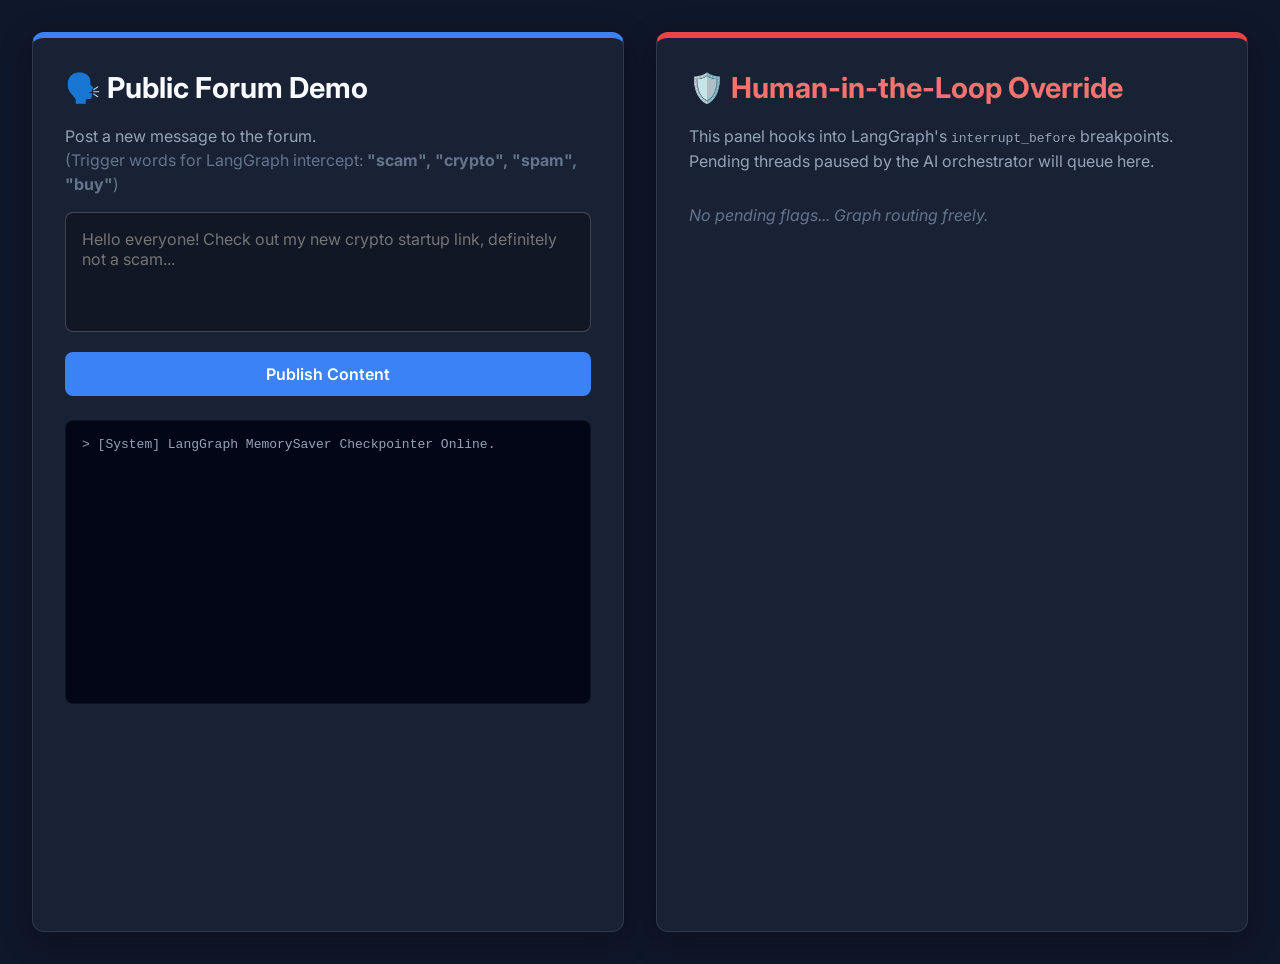
<file: day3/v3_content_moderation_hitl/dashboard.html>
<!DOCTYPE html>
<html lang="en">
<head>
    <meta charset="UTF-8">
    <meta name="viewport" content="width=device-width, initial-scale=1.0">
    <title>HITL Content Moderation Dashboard</title>
    <style>
        @import url('https://fonts.googleapis.com/css2?family=Inter:wght@300;400;600;700&display=swap');

        body {
            margin: 0;
            font-family: 'Inter', sans-serif;
            background: #0f172a;
            color: #f8fafc;
            padding: 2rem;
            display: flex;
            gap: 2rem;
            min-height: 100vh;
        }

        h1 { margin-top: 0; font-size: 1.8rem; }
        p { color: #94a3b8; line-height: 1.5; }

        .panel {
            background: rgba(30, 41, 59, 0.7);
            border-radius: 12px;
            padding: 2rem;
            box-shadow: 0 8px 32px 0 rgba(0, 0, 0, 0.3);
            border: 1px solid rgba(255, 255, 255, 0.1);
            backdrop-filter: blur(12px);
            flex: 1;
        }

        .user-panel { border-top: 6px solid #3b82f6; }
        .admin-panel { border-top: 6px solid #ef4444; }

        textarea {
            width: 100%;
            height: 120px;
            padding: 1rem;
            border-radius: 8px;
            border: 1px solid rgba(255,255,255,0.2);
            background: rgba(0,0,0,0.3);
            color: white;
            font-family: inherit;
            resize: none;
            box-sizing: border-box;
            margin-bottom: 1rem;
            font-size: 1rem;            
            transition: border 0.3s;
        }
        textarea:focus { outline: none; border-color: #3b82f6; }

        button {
            padding: 0.75rem 1.5rem;
            border: none;
            border-radius: 8px;
            font-weight: 600;
            cursor: pointer;
            transition: all 0.2s;
            font-family: inherit;
        }
        
        .btn-submit { background: #3b82f6; color: white; width: 100%; font-size: 1rem;}
        .btn-submit:hover { background: #2563eb; }

        .btn-approve { background: rgba(16, 185, 129, 0.2); border: 1px solid #10b981; color: #10b981; }
        .btn-approve:hover { background: #10b981; color: white;}
        .btn-reject { background: rgba(239, 68, 68, 0.2); border: 1px solid #ef4444; color: #ef4444; }
        .btn-reject:hover { background: #ef4444; color: white;}

        .status-log {
            margin-top: 1.5rem;
            padding: 1rem;
            background: #020617;
            border-radius: 8px;
            font-family: monospace;
            height: 250px;
            overflow-y: auto;
            border: 1px solid rgba(255,255,255,0.05);
            color: #94a3b8;
        }

        .log-info { color: #3b82f6; }
        .log-success { color: #10b981; }
        .log-warning { color: #f59e0b; }
        .log-error { color: #ef4444; }

        .flagged-item {
            background: rgba(255,255,255,0.05);
            border: 1px solid rgba(255,255,255,0.1);
            padding: 1.25rem;
            border-radius: 8px;
            margin-bottom: 1rem;
            display: flex;
            flex-direction: column;
            gap: 1rem;
            animation: fadeIn 0.3s ease;
        }

        .item-content { font-style: italic; color: #e2e8f0; }
        .actions { display: flex; gap: 0.5rem; }

        @keyframes fadeIn {
            from { opacity: 0; transform: translateY(5px); }
            to { opacity: 1; transform: translateY(0); }
        }

    </style>
</head>
<body>

    <!-- USER UI -->
    <div class="panel user-panel">
        <h1>🗣️ Public Forum Demo</h1>
        <p>Post a new message to the forum. <br><span style="color: #64748b;">(Trigger words for LangGraph intercept: <b>"scam", "crypto", "spam", "buy"</b>)</span></p>
        
        <textarea id="post-content" placeholder="Hello everyone! Check out my new crypto startup link, definitely not a scam..."></textarea>
        <button class="btn-submit" onclick="submitPost()">Publish Content</button>

        <div class="status-log" id="user-log">
            <div>> [System] LangGraph MemorySaver Checkpointer Online.</div>
        </div>
    </div>

    <!-- ADMIN UI -->
    <div class="panel admin-panel">
        <h1 style="color: #f87171;">🛡️ Human-in-the-Loop Override</h1>
        <p>This panel hooks into LangGraph's <code>interrupt_before</code> breakpoints. Pending threads paused by the AI orchestrator will queue here.</p>
        
        <div id="pending-list" style="margin-top: 2rem;">
            <i style="color: #64748b;">No pending flags... Graph routing freely.</i>
        </div>
    </div>

    <!-- SIMULATED GRAPH LOGIC (To bypass pip compilation errors) -->
    <script>
        const pendingQueue = [];
        let threadCounter = 1000;

        function logMsg(text, type='info') {
            const log = document.getElementById('user-log');
            log.innerHTML += `<div class="log-${type}">> ${text}</div>`;
            log.scrollTop = log.scrollHeight;
        }

        function generateId() {
            threadCounter++;
            return `thread_id_${threadCounter}`;
        }

        async function submitPost() {
            const content = document.getElementById('post-content').value.trim();
            if (!content) return;
            
            const threadId = generateId();
            logMsg(`[Graph Node: START] New payload mapped to ${threadId}`, 'info');
            
            // Artificial latency to simulate graph execution
            await new Promise(r => setTimeout(r, 600));
            logMsg(`[Graph Node: scan_node] Inspecting NLP payload...`, 'info');

            const contentLower = content.toLowerCase();
            const isFlagged = ["scam", "crypto", "spam", "buy"].some(w => contentLower.includes(w));

            await new Promise(r => setTimeout(r, 800));

            if (isFlagged) {
                logMsg(`[Router] ⚠️ Malicious intent mapped. Routing to human review.`, 'warning');
                await new Promise(r => setTimeout(r, 400));
                logMsg(`[MemorySaver] Interrupt! State checkpoint created. Thread execution paused.`, 'error');

                pendingQueue.push({ id: threadId, content: content });
                renderAdminPanel();
            } else {
                logMsg(`[Router] ✅ Clear intent. Bypassing human review.`, 'info');
                await new Promise(r => setTimeout(r, 400));
                logMsg(`[Graph Node: publish_node] Content successfully published!`, 'success');
            }

            document.getElementById('post-content').value = "";
        }

        function renderAdminPanel() {
            const list = document.getElementById('pending-list');
            if (pendingQueue.length === 0) {
                list.innerHTML = `<i style="color: #64748b;">No pending flags... Graph routing freely.</i>`;
                return;
            }

            list.innerHTML = "";
            pendingQueue.forEach(item => {
                list.innerHTML += `
                    <div class="flagged-item" id="${item.id}">
                        <div><strong style="color: #ef4444;">Paused Graph State:</strong> ${item.id}</div>
                        <div class="item-content">"${item.content}"</div>
                        <div class="actions">
                            <button class="btn-approve" onclick="review('${item.id}', 'approve')">✅ Resume & Publish</button>
                            <button class="btn-reject" onclick="review('${item.id}', 'reject')">❌ Resume & Reject</button>
                        </div>
                    </div>
                `;
            });
        }

        async function review(id, decision) {
            // Remove from queue
            const index = pendingQueue.findIndex(x => x.id === id);
            if (index > -1) pendingQueue.splice(index, 1);
            
            renderAdminPanel();

            logMsg(`[Admin Override] Received external payload for ${id}`, 'info');
            await new Promise(r => setTimeout(r, 500));
            logMsg(`[MemorySaver] Resuming thread execution from paused checkpoint...`, 'info');
            await new Promise(r => setTimeout(r, 500));

            if (decision === 'approve') {
                logMsg(`[Graph Node: publish_node] Admin verified. Content published.`, 'success');
            } else {
                logMsg(`[Graph Node: reject_node] Admin verified. Content obliterated.`, 'warning');
            }
        }

    </script>

</body>
</html>
</file>
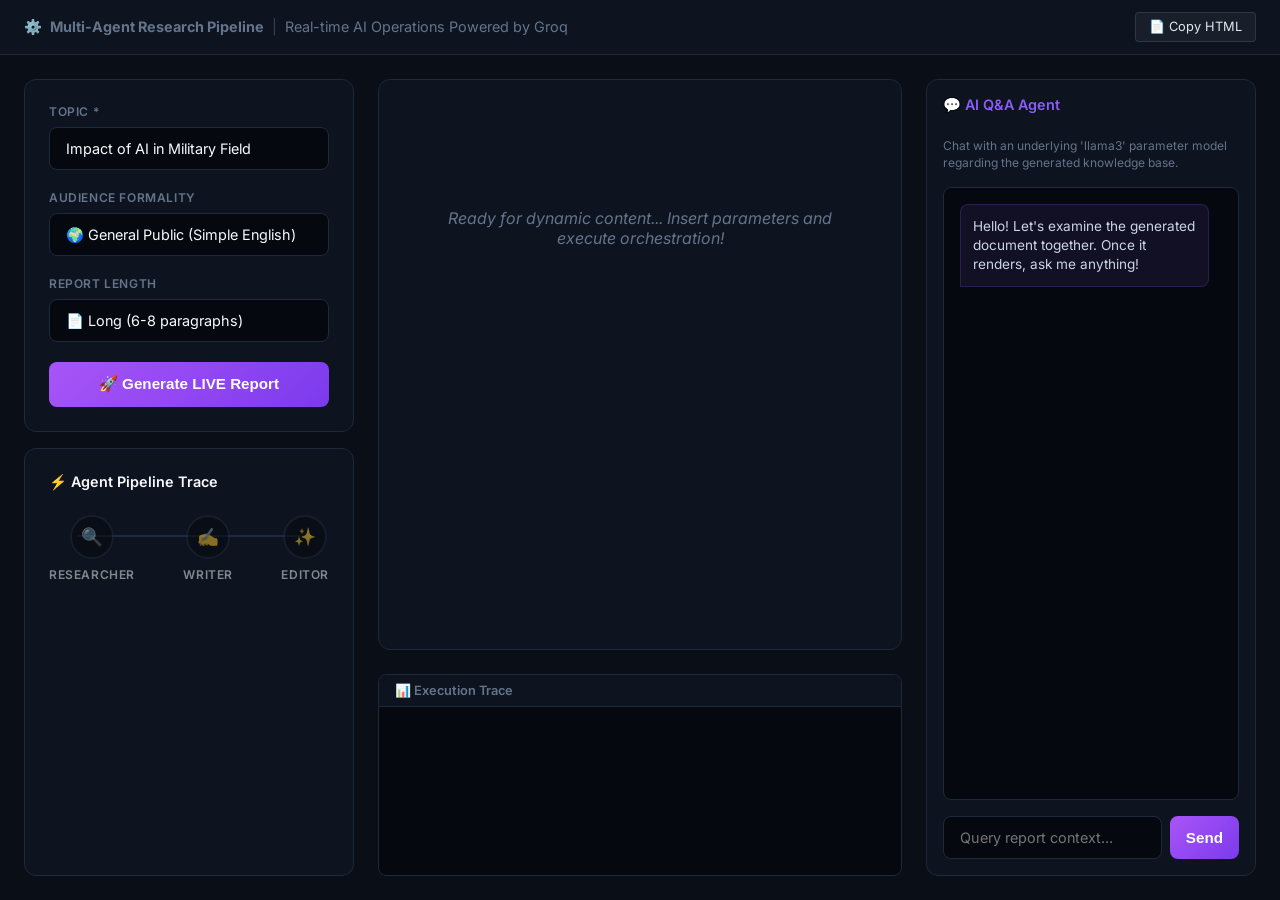
<file: day3/v4_multi_agent_research/dashboard.html>
<!DOCTYPE html>
<html lang="en">
<head>
    <meta charset="UTF-8">
    <meta name="viewport" content="width=device-width, initial-scale=1.0">
    <title>Live AI Multi-Agent Research Pipeline</title>
    <style>
        @import url('https://fonts.googleapis.com/css2?family=Inter:wght@400;500;600;700&family=JetBrains+Mono:wght@400;500&display=swap');

        :root {
            --bg-dark: #0a0e17;
            --bg-panel: #0d131f;
            --bg-inputs: #05080e;
            --border-color: #1e293b;
            --text-main: #f8fafc;
            --text-muted: #64748b;
            --accent-purple: #8b5cf6;
            --accent-purple-hover: #7c3aed;
            --accent-green: #10b981;
            --accent-blue: #3b82f6;
            --header-border: #1e293b;
        }

        body {
            margin: 0;
            padding: 0;
            font-family: 'Inter', sans-serif;
            background-color: var(--bg-dark);
            color: var(--text-main);
            height: 100vh;
            display: flex;
            flex-direction: column;
            overflow: hidden;
        }

        /* Top Navbar */
        .navbar {
            background-color: var(--bg-panel);
            border-bottom: 1px solid var(--header-border);
            padding: 0.75rem 1.5rem;
            display: flex;
            justify-content: space-between;
            align-items: center;
            font-size: 0.9rem;
            color: var(--text-muted);
        }
        .navbar-title { display: flex; align-items: center; gap: 0.5rem; }
        .nav-actions { display: flex; gap: 1rem; }
        .nav-btn {
            background: rgba(255,255,255,0.05);
            border: 1px solid rgba(255,255,255,0.1);
            color: #e2e8f0;
            padding: 0.4rem 0.8rem;
            border-radius: 4px;
            font-size: 0.8rem;
            cursor: pointer;
            display: flex;
            align-items: center;
            gap: 0.3rem;
        }

        /* Main Layout */
        .layout-grid {
            display: grid;
            grid-template-columns: 330px 1fr 330px;
            flex: 1;
            overflow: hidden;
            gap: 1.5rem;
            padding: 1.5rem;
        }

        /* Sidebar styling */
        .sidebar {
            display: flex;
            flex-direction: column;
            gap: 1rem;
            overflow-y: auto;
        }

        .panel-box {
            background-color: var(--bg-panel);
            border: 1px solid var(--border-color);
            border-radius: 12px;
            padding: 1.5rem;
            display: flex;
            flex-direction: column;
        }

        .input-group { margin-bottom: 1.25rem; }
        .input-group label {
            display: block;
            font-size: 0.75rem;
            font-weight: 600;
            color: var(--text-muted);
            margin-bottom: 0.5rem;
            text-transform: uppercase;
            letter-spacing: 0.05em;
        }

        .text-input {
            width: 100%;
            background-color: var(--bg-inputs);
            border: 1px solid var(--border-color);
            border-radius: 8px;
            padding: 0.75rem 1rem;
            color: var(--text-main);
            font-family: inherit;
            box-sizing: border-box;
            outline: none;
            font-size: 0.9rem;
        }
        .text-input:focus { border-color: var(--accent-purple); }

        .char-counter {
            text-align: right;
            font-size: 0.75rem;
            color: var(--text-muted);
            margin-top: 0.25rem;
        }

        select.text-input { appearance: none; cursor: pointer; }

        .generate-btn {
            width: 100%;
            background: linear-gradient(135deg, #a855f7 0%, #7c3aed 100%);
            color: white;
            border: none;
            border-radius: 8px;
            padding: 0.85rem;
            font-weight: 600;
            font-size: 0.95rem;
            display: flex;
            justify-content: center;
            align-items: center;
            gap: 0.5rem;
            cursor: pointer;
            transition: opacity 0.2s;
        }
        .generate-btn:hover { opacity: 0.9; }

        /* Agent Pipeline Tracker */
        .pipeline-title {
            font-size: 0.9rem;
            font-weight: 600;
            display: flex;
            align-items: center;
            gap: 0.5rem;
            margin-bottom: 1.5rem;
        }

        .agent-timeline {
            display: flex;
            justify-content: space-between;
            align-items: center;
            position: relative;
            margin-bottom: 1.5rem;
        }
        
        /* The connecting horizontal line */
        .timeline-track {
            position: absolute;
            top: 20px;
            left: 10%;
            right: 10%;
            height: 2px;
            background: var(--border-color);
            z-index: 1;
        }
        .timeline-progress {
            position: absolute;
            top: 0; left: 0; height: 100%;
            background: var(--accent-purple);
            width: 0%; /* Dynamic */
            transition: width 0.5s ease;
        }

        .agent-node {
            display: flex;
            flex-direction: column;
            align-items: center;
            z-index: 2;
            gap: 0.5rem;
            opacity: 0.5;
            transition: opacity 0.3s;
        }

        .agent-icon {
            width: 40px;
            height: 40px;
            border-radius: 50%;
            background: var(--bg-inputs);
            border: 2px solid var(--border-color);
            display: flex;
            align-items: center;
            justify-content: center;
            font-size: 1.1rem;
            transition: all 0.3s;
        }

        .agent-label { font-size: 0.75rem; font-weight: 600; text-transform: uppercase; letter-spacing: 0.05em; }
        .agent-time { font-size: 0.7rem; color: var(--text-muted); height: 12px; }

        .agent-node.active { opacity: 1; }
        .agent-node.active .agent-icon { border-color: var(--accent-purple); box-shadow: 0 0 15px rgba(139,92,246,0.3); }
        .agent-node.completed { opacity: 1; }
        .agent-node.completed .agent-icon { border-color: var(--accent-green); background: rgba(16,185,129,0.1); color: var(--accent-green); }

        .success-banner {
            background: rgba(16, 185, 129, 0.1);
            border: 1px solid rgba(16, 185, 129, 0.2);
            color: var(--accent-green);
            padding: 0.75rem;
            border-radius: 8px;
            font-size: 0.8rem;
            align-items: center;
            gap: 0.5rem;
            display: none; /* Dynamic */
        }

        /* Main Content Area */
        .main-content {
            display: flex;
            flex-direction: column;
            gap: 1.5rem;
            overflow: hidden;
        }

        .report-window {
            flex: 1;
            background-color: var(--bg-panel);
            border: 1px solid var(--border-color);
            border-radius: 12px;
            padding: 2.5rem;
            overflow-y: auto;
            position: relative;
        }

        /* Document Styling */
        .report-window h1 { font-size: 1.8rem; margin-top: 0; margin-bottom: 1.5rem; color: #f8fafc;}
        .report-window h2, .report-window h3 { color: #818cf8; font-size: 1.1rem; margin-top: 2rem; margin-bottom: 0.75rem; }
        .report-window p, .report-window li { color: #cbd5e1; line-height: 1.7; font-size: 0.95rem; margin-bottom: 1rem; }
        .report-window ul { padding-left: 1.5rem; margin-bottom: 1.5rem;}
        
        .placeholder-text {
            color: var(--text-muted);
            text-align: center;
            margin-top: 20%;
            font-style: italic;
        }

        /* Execution Logs Terminal */
        .logs-window {
            height: 200px;
            background-color: var(--bg-inputs);
            border: 1px solid var(--border-color);
            border-radius: 8px;
            display: flex;
            flex-direction: column;
            overflow: hidden;
            flex-shrink: 0;
        }
        .logs-header {
            background: var(--bg-panel);
            padding: 0.5rem 1rem;
            border-bottom: 1px solid var(--border-color);
            font-size: 0.8rem;
            font-weight: 600;
            color: var(--text-muted);
            display: flex;
            align-items: center;
            gap: 0.5rem;
        }
        .logs-body {
            padding: 1rem;
            overflow-y: auto;
            font-family: 'JetBrains Mono', Courier, monospace;
            font-size: 0.8rem;
            flex: 1;
        }
        .log-entry { margin-bottom: 0.5rem; display: flex; gap: 0.75rem; }
        .log-time { color: var(--text-muted); min-width: 75px; }
        .log-agent { color: var(--accent-blue); font-weight: 600; min-width: 90px; text-transform: capitalize; }
        .log-agent.writer { color: var(--accent-purple); }
        .log-agent.editor { color: var(--accent-green); }
        .log-msg { color: #cbd5e1; flex: 1; }
        
        /* Chatbot UI */
        .chat-panel { flex: 1; padding: 1rem; }
        .chat-history {
            flex: 1;
            background: var(--bg-inputs);
            border: 1px solid var(--border-color);
            border-radius: 8px;
            padding: 1rem;
            overflow-y: auto;
            display: flex;
            flex-direction: column;
            gap: 1rem;
            margin-bottom: 1rem;
        }
        .chat-msg {
            max-width: 85%;
            padding: 0.75rem;
            border-radius: 8px;
            font-size: 0.85rem;
            line-height: 1.4;
            animation: fadeIn 0.3s;
        }
        .system-msg {
            background: rgba(139, 92, 246, 0.1);
            border: 1px solid rgba(139, 92, 246, 0.2);
            color: #cbd5e1;
            align-self: flex-start;
            border-bottom-left-radius: 0;
        }
        .user-msg {
            background: rgba(59, 130, 246, 0.2);
            border: 1px solid rgba(59, 130, 246, 0.3);
            color: white;
            align-self: flex-end;
            border-bottom-right-radius: 0;
        }
        .chat-input-area { display: flex; gap: 0.5rem; flex-shrink: 0; }
        .chat-send-btn { width: auto; padding: 0.75rem 1rem; }

        /* Scrollbar */
        ::-webkit-scrollbar { width: 8px; }
        ::-webkit-scrollbar-track { background: var(--bg-inputs); }
        ::-webkit-scrollbar-thumb { background: var(--border-color); border-radius: 4px; }

        @keyframes fadeIn { from { opacity: 0; transform: translateY(5px); } to { opacity: 1; transform: translateY(0); } }
        /* Blinking text for loader */
        @keyframes pulse { 0% { opacity: 0.5; } 50% { opacity: 1; } 100% { opacity: 0.5; } }
        .pulsing { animation: pulse 1.5s infinite; }
    </style>
</head>
<body>

    <div class="navbar">
        <div class="navbar-title">
            <span>⚙️</span>
            <strong>Multi-Agent Research Pipeline</strong> <span style="opacity: 0.5;">|</span> Real-time AI Operations Powered by Groq
        </div>
        <div class="nav-actions">
            <div class="nav-btn">📄 Copy HTML</div>
        </div>
    </div>

    <div class="layout-grid">
        <!-- LEFT SIDEBAR -->
        <div class="sidebar">
            <div class="panel-box">
                <div class="input-group">
                    <label>Topic *</label>
                    <input type="text" class="text-input" id="topic-input" value="Impact of AI in Military Field">
                </div>

                <div class="input-group">
                    <label>Audience Formality</label>
                    <select class="text-input" id="audience-input">
                        <option>🌍 General Public (Simple English)</option>
                        <option>💼 Executives (Business Strategy)</option>
                        <option>🔬 Technical (Academic Detail)</option>
                    </select>
                </div>

                <div class="input-group">
                    <label>Report Length</label>
                    <select class="text-input" id="length-input">
                        <option>📄 Long (6-8 paragraphs)</option>
                        <option>📝 Short (2-3 paragraphs)</option>
                    </select>
                </div>

                <button class="generate-btn" id="generate-btn" onclick="startPipeline()">
                    🚀 Generate LIVE Report
                </button>
            </div>

            <div class="panel-box" style="flex: 1;">
                <div class="pipeline-title">⚡ Agent Pipeline Trace</div>

                <div class="agent-timeline">
                    <div class="timeline-track">
                        <div class="timeline-progress" id="timeline-progress"></div>
                    </div>

                    <!-- Researcher -->
                    <div class="agent-node" id="node-researcher">
                        <div class="agent-icon" id="icon-researcher">🔍</div>
                        <div class="agent-label">Researcher</div>
                        <div class="agent-time" id="time-researcher"></div>
                    </div>

                    <!-- Writer -->
                    <div class="agent-node" id="node-writer">
                        <div class="agent-icon" id="icon-writer">✍️</div>
                        <div class="agent-label">Writer</div>
                        <div class="agent-time" id="time-writer"></div>
                    </div>

                    <!-- Editor -->
                    <div class="agent-node" id="node-editor">
                        <div class="agent-icon" id="icon-editor">✨</div>
                        <div class="agent-label">Editor</div>
                        <div class="agent-time" id="time-editor"></div>
                    </div>
                </div>

                <div class="success-banner" id="success-banner">
                    ✅ Generation completed via Groq API.
                </div>
            </div>
        </div>

        <!-- CENTER MAIN AREA (Report & Logs) -->
        <div class="main-content">
            <!-- Report Document -->
            <div class="report-window" id="report-window">
                <div class="placeholder-text" id="report-placeholder">
                    Ready for dynamic content... Insert parameters and execute orchestration!
                </div>
                <div id="report-content" style="display: none;"></div>
            </div>

            <!-- Execution Logs -->
            <div class="logs-window">
                <div class="logs-header">
                    📊 Execution Trace
                </div>
                <div class="logs-body" id="logs-body">
                    <!-- Logs -->
                </div>
            </div>
        </div>

        <!-- RIGHT SIDEBAR: Chat Widget -->
        <div class="sidebar">
            <div class="panel-box chat-panel">
                <div class="pipeline-title" style="color: #8b5cf6;">💬 AI Q&A Agent</div>
                <div style="font-size: 0.75rem; color: var(--text-muted); margin-bottom: 1rem; line-height: 1.4;">
                    Chat with an underlying 'llama3' parameter model regarding the generated knowledge base.
                </div>
                
                <div class="chat-history" id="chat-history">
                    <div class="chat-msg system-msg">
                        Hello! Let's examine the generated document together. Once it renders, ask me anything!
                    </div>
                </div>
                
                <div class="chat-input-area">
                    <input type="text" class="text-input" id="chat-input" placeholder="Query report context...">
                    <button class="generate-btn chat-send-btn" onclick="sendChat()">Send</button>
                </div>
            </div>
        </div>
    </div>

    <!-- UI Logic Simulation -->
    <script>
        let GLOBAL_FINAL_REPORT = "";

        function getTimestamp() {
            const now = new Date();
            let h = now.getHours() % 12 || 12;
            let m = now.getMinutes().toString().padStart(2, '0');
            let s = now.getSeconds().toString().padStart(2, '0');
            let ms = now.getMilliseconds().toString().padStart(3, '0');
            return `${h}:${m}:${s}.${ms}`;
        }

        function appendLog(agent, text, icon='') {
            const body = document.getElementById('logs-body');
            const agentClass = agent.toLowerCase();
            body.innerHTML += `
                <div class="log-entry">
                    <div class="log-time">${getTimestamp()}</div>
                    <div class="log-agent ${agentClass}">${agent}</div>
                    <div class="log-msg">${icon} ${text}</div>
                </div>
            `;
            body.scrollTop = body.scrollHeight;
        }

        // The core fetcher reaching the local Python Proxy which hits Groq
        async function fetchLLM(systemPrompt, userPrompt, model="llama-3.1-8b-instant") {
            try {
                const response = await fetch("/api/groq", {
                    method: "POST",
                    headers: { "Content-Type": "application/json" },
                    body: JSON.stringify({
                        model: model,
                        messages: [
                            { role: "system", "content": systemPrompt },
                            { role: "user", "content": userPrompt }
                        ]
                    })
                });
                
                if (!response.ok) {
                    const errorText = await response.text();
                    throw new Error(`API Error: ${errorText}`);
                }
                
                const data = await response.json();
                return data.choices[0].message.content;
            } catch (err) {
                console.error(err);
                throw err;
            }
        }


        async function startPipeline() {
            const topic = document.getElementById('topic-input').value;
            if (!topic) return;
            const audience = document.getElementById('audience-input').value;
            const length = document.getElementById('length-input').value;
            
            GLOBAL_FINAL_REPORT = ""; // reset

            // Reset UI
            document.getElementById('report-placeholder').style.display = 'none';
            document.getElementById('report-content').style.display = 'none';
            document.getElementById('success-banner').style.display = 'none';
            document.getElementById('report-content').innerHTML = '';
            document.getElementById('logs-body').innerHTML = '';
            
            const btn = document.getElementById('generate-btn');
            btn.disabled = true;
            btn.innerHTML = '<span class="pulsing">⚙️ Processing Live Engine...</span>';

            // Reset Nodes
            ['researcher', 'writer', 'editor'].forEach(n => {
                document.getElementById(`node-${n}`).className = 'agent-node';
                document.getElementById(`time-${n}`).innerText = '';
                document.getElementById(`icon-${n}`).innerText = n === 'researcher' ? '🔍' : (n==='writer' ? '✍️' : '✨');
            });
            document.getElementById('timeline-progress').style.width = '0%';

            try {
                /* ====== PHASE 1: RESEARCHER ====== */
                document.getElementById('node-researcher').classList.add('active');
                let t0 = performance.now();
                appendLog('researcher', 'Connecting via Groq proxy. Instructing LLM to synthesize core facts.', '🔍');
                
                let researchFacts = await fetchLLM(
                    "You are a meticulous Data Retrieval Researcher Agent. Given a research topic, return exactly 4 deeply factual, distinct bullet points that summarize the topic's core aspects. Do not use conversational filler, just list the facts. Use data and metrics where appropriate.",
                    `Topic constraint: ${topic}`
                );
                
                let dt1 = ((performance.now() - t0) / 1000).toFixed(2);
                appendLog('researcher', `Extracted empirical facts seamlessly in ${dt1}s. Dispatching to Writer.`, '✅');
                
                document.getElementById('node-researcher').classList.replace('active', 'completed');
                document.getElementById('icon-researcher').innerText = '✓';
                document.getElementById('time-researcher').innerText = `${dt1}s`;
                document.getElementById('timeline-progress').style.width = '50%';


                /* ====== PHASE 2: WRITER ====== */
                document.getElementById('node-writer').classList.add('active');
                let t2 = performance.now();
                appendLog('writer', `Formulating comprehensive structural draft mapped for [${audience}]...`, '✍️');
                
                let rawDraft = await fetchLLM(
                    "You are an elite Writer Agent. Synthesize the incoming raw facts into a beautiful, flowing informational article. Format the entire response EXCLUSIVELY in raw valid HTML output utilizing <h1>, <h3>, <p>, <ul> and <li> tags. Do not wrap it in ```html markdown blocks. Never say 'Here is the response'. Make sure headers encapsulate sub-sections and create a conclusive <p> tag at the end. Use a captivating title inside the <h1> tag that reflects the topic.",
                    `Topic: ${topic}\nTarget Audience: ${audience}\nLength Constraint: ${length}\n\nFacts to Synthesize:\n${researchFacts}`
                );
                
                let dt2 = ((performance.now() - t2) / 1000).toFixed(2);
                appendLog('writer', `HTML Drafting iteration fully composed in ${dt2}s. Proceeding to Grammar Audit.`, '✅');
                
                document.getElementById('node-writer').classList.replace('active', 'completed');
                document.getElementById('icon-writer').innerText = '✓';
                document.getElementById('time-writer').innerText = `${dt2}s`;
                document.getElementById('timeline-progress').style.width = '100%';


                /* ====== PHASE 3: EDITOR ====== */
                document.getElementById('node-editor').classList.add('active');
                let t4 = performance.now();
                appendLog('editor', 'Scrubbing structure, asserting semantic compliance, and finalizing...', '✨');
                
                // Let's use a faster model for editing
                let finalContent = await fetchLLM(
                    "You are a rigorous Editor Agent. You receive drafted HTML. Fix any grammatical errors, heavily enhance the vocabulary and rhetorical flow. Output strictly the refined HTML and absolutely nothing else. Ensure no backticks or markdown is wrapped around your answer.",
                    `Edit this HTML:\n\n${rawDraft}`,
                    "llama-3.1-8b-instant" 
                );
                
                // Clean markdown wrappers if API forces them
                finalContent = finalContent.replace(/```html/g, '').replace(/```/g, '').trim();
                GLOBAL_FINAL_REPORT = finalContent; // Capture state

                let dt3 = ((performance.now() - t4) / 1000).toFixed(2);
                appendLog('editor', `Post-production finalized in ${dt3}s. Rendering to screen.`, '✅');
                
                document.getElementById('node-editor').classList.replace('active', 'completed');
                document.getElementById('icon-editor').innerText = '✓';
                document.getElementById('time-editor').innerText = `${dt3}s`;

                // Show final UI states
                document.getElementById('report-content').innerHTML = GLOBAL_FINAL_REPORT;
                document.getElementById('report-content').style.display = 'block';
                document.getElementById('success-banner').style.display = 'flex';
            
            } catch (error) {
                appendLog('system', `CRITICAL ERROR: Failed to communicate with Engine -> ${error.message}`, '❌');
            }
            
            btn.disabled = false;
            btn.innerHTML = '🚀 Generate LIVE Report';
        }


        // --- CHATBOT UI & LIVE Q&A ---
        async function sendChat() {
            const inputEl = document.getElementById('chat-input');
            const query = inputEl.value.trim();
            if(!query) return;

            const chatHistory = document.getElementById('chat-history');
            
            // Render User Msg
            chatHistory.innerHTML += `<div class="chat-msg user-msg">${query}</div>`;
            inputEl.value = '';
            chatHistory.scrollTop = chatHistory.scrollHeight;

            if (GLOBAL_FINAL_REPORT === "") {
                chatHistory.innerHTML += `<div class="chat-msg system-msg" style="color:#ef4444;">❌ Please generate the report first before querying the database!</div>`;
                chatHistory.scrollTop = chatHistory.scrollHeight;
                return;
            }

            const typingId = 'typing-' + Math.random().toString(36).substr(2, 9);
            chatHistory.innerHTML += `<div class="chat-msg system-msg pulsing" id="${typingId}">...</div>`;
            chatHistory.scrollTop = chatHistory.scrollHeight;

            try {
                // Call Groq Live for Document Q&A retrieval augmentation
                let reply = await fetchLLM(
                    `You are a concise, helpful Q&A Assistant embedded in a document reader UI. 
You must base your answer exclusively on the informational HTML structure provided below. 
Do not use conversational filler. Answer directly. If the document does not contain the answer, explicitly state that it was not mentioned in the research. Return plain text formatting (no HTML).
\n[Start of Knowledge DB]\n${GLOBAL_FINAL_REPORT}\n[End of Knowledge DB]`,
                    query
                );
                
                document.getElementById(typingId).remove();
                chatHistory.innerHTML += `<div class="chat-msg system-msg">✨ ${reply}</div>`;
                
            } catch(e) {
                document.getElementById(typingId).remove();
                chatHistory.innerHTML += `<div class="chat-msg system-msg" style="color:#ef4444;">API Connection failed.</div>`;
            }
            chatHistory.scrollTop = chatHistory.scrollHeight;
        }

        document.getElementById("chat-input").addEventListener("keypress", function(event) {
            if (event.key === "Enter") {
                event.preventDefault();
                sendChat();
            }
        });
    </script>
</body>
</html>
</file>
<file: assignment2(day2)/style.css>
:root {
    --primary: #6366f1;
    --primary-hover: #4f46e5;
    --bg-dark: #0f172a;
    --card-bg: rgba(30, 41, 59, 0.7);
    --text-main: #f8fafc;
    --text-muted: #94a3b8;
    --success: #22c55e;
    --error: #ef4444;
    --warning: #f59e0b;
    --glass-border: rgba(255, 255, 255, 0.1);
}

* {
    margin: 0;
    padding: 0;
    box-sizing: border-box;
    font-family: 'Inter', system-ui, -apple-system, sans-serif;
}

body {
    background-color: var(--bg-dark);
    color: var(--text-main);
    line-height: 1.6;
    overflow-x: hidden;
    background-image: 
        radial-gradient(circle at 10% 20%, rgba(99, 102, 241, 0.1) 0%, transparent 40%),
        radial-gradient(circle at 90% 80%, rgba(99, 102, 241, 0.1) 0%, transparent 40%);
    min-height: 100vh;
}

.container {
    max-width: 1200px;
    margin: 0 auto;
    padding: 2rem;
}

header {
    text-align: center;
    margin-bottom: 4rem;
    animation: fadeInDown 0.8s ease-out;
}

h1 {
    font-size: 3rem;
    font-weight: 800;
    background: linear-gradient(to right, #818cf8, #c084fc);
    -webkit-background-clip: text;
    -webkit-text-fill-color: transparent;
    margin-bottom: 1rem;
}

.subtitle {
    color: var(--text-muted);
    font-size: 1.2rem;
    max-width: 700px;
    margin: 0 auto;
}

.stats-grid {
    display: grid;
    grid-template-columns: repeat(auto-fit, minmax(250px, 1fr));
    gap: 1.5rem;
    margin-bottom: 3rem;
}

.stat-card {
    background: var(--card-bg);
    backdrop-filter: blur(12px);
    border: 1px solid var(--glass-border);
    padding: 1.5rem;
    border-radius: 1rem;
    text-align: center;
    transition: transform 0.3s ease;
}

.stat-card:hover {
    transform: translateY(-5px);
    border-color: var(--primary);
}

.stat-value {
    font-size: 2.5rem;
    font-weight: 700;
    color: var(--primary);
    display: block;
}

.stat-label {
    color: var(--text-muted);
    font-size: 0.9rem;
    text-transform: uppercase;
    letter-spacing: 0.05em;
}

.table-container {
    background: var(--card-bg);
    backdrop-filter: blur(12px);
    border: 1px solid var(--glass-border);
    border-radius: 1rem;
    overflow: hidden;
    margin-bottom: 3rem;
    animation: fadeInUp 0.8s ease-out;
}

table {
    width: 100%;
    border-collapse: collapse;
}

th {
    background: rgba(15, 23, 42, 0.5);
    text-align: left;
    padding: 1.25rem;
    font-size: 0.875rem;
    font-weight: 600;
    text-transform: uppercase;
    color: var(--text-muted);
    border-bottom: 1px solid var(--glass-border);
}

td {
    padding: 1.25rem;
    border-bottom: 1px solid rgba(255, 255, 255, 0.05);
    vertical-align: top;
}

tr:hover {
    background: rgba(255, 255, 255, 0.02);
}

.query-text {
    font-weight: 600;
    color: var(--text-main);
    width: 20%;
}

.response-box {
    font-size: 0.9rem;
    color: var(--text-muted);
    background: rgba(0, 0, 0, 0.2);
    padding: 0.75rem;
    border-radius: 0.5rem;
    border-left: 3px solid transparent;
}

.no-rag-box {
    border-color: var(--error);
    margin-bottom: 0.5rem;
}

.rag-box {
    border-color: var(--success);
    color: var(--text-main);
}

.score-badge {
    display: inline-flex;
    align-items: center;
    justify-content: center;
    width: 32px;
    height: 32px;
    border-radius: 50%;
    font-weight: 700;
    font-size: 0.875rem;
}

.score-high { background: rgba(34, 197, 94, 0.2); color: var(--success); }
.score-mid { background: rgba(245, 158, 11, 0.2); color: var(--warning); }
.score-low { background: rgba(239, 68, 68, 0.2); color: var(--error); }

.halluc-yes { color: var(--error); font-weight: 600; }
.halluc-no { color: var(--success); font-weight: 600; }

.notes-cell {
    font-size: 0.85rem;
    font-style: italic;
    color: var(--text-muted);
}

@keyframes fadeInDown {
    from { opacity: 0; transform: translateY(-20px); }
    to { opacity: 1; transform: translateY(0); }
}

@keyframes fadeInUp {
    from { opacity: 0; transform: translateY(20px); }
    to { opacity: 1; transform: translateY(0); }
}

@media (max-width: 1024px) {
    th, td { padding: 0.75rem; }
    .query-text { width: auto; }
}

@media (max-width: 768px) {
    table, thead, tbody, th, td, tr { display: block; }
    thead tr { position: absolute; top: -9999px; left: -9999px; }
    tr { margin-bottom: 1rem; border: 1px solid var(--glass-border); border-radius: 0.5rem; }
    td { border: none; position: relative; padding-left: 50%; }
    td:before { position: absolute; left: 1rem; width: 45%; padding-right: 10px; white-space: nowrap; font-weight: 600; color: var(--primary); }
    td:nth-of-type(1):before { content: "QUERY"; }
    td:nth-of-type(2):before { content: "RESPONSES"; }
    td:nth-of-type(3):before { content: "REL"; }
    td:nth-of-type(4):before { content: "FAITH"; }
    td:nth-of-type(5):before { content: "HALLUC"; }
    td:nth-of-type(6):before { content: "NOTES"; }
}
</file>
